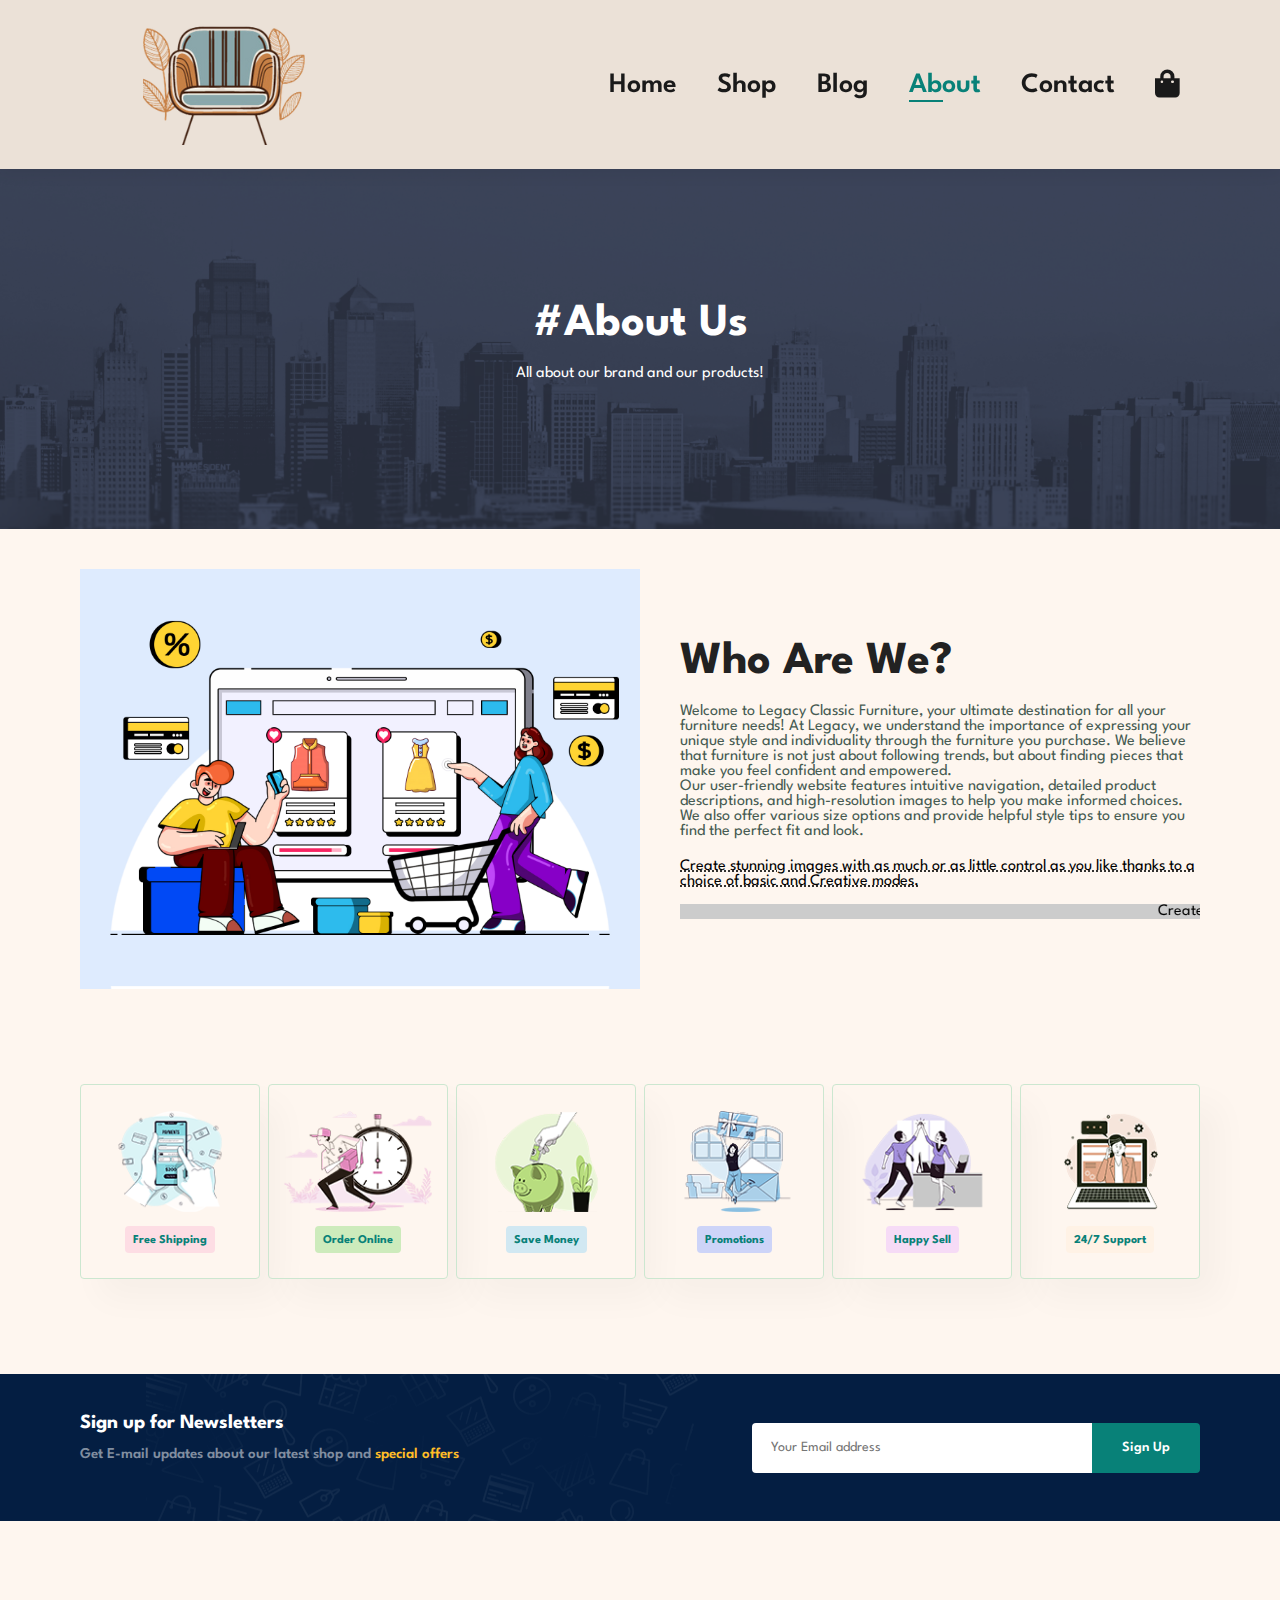
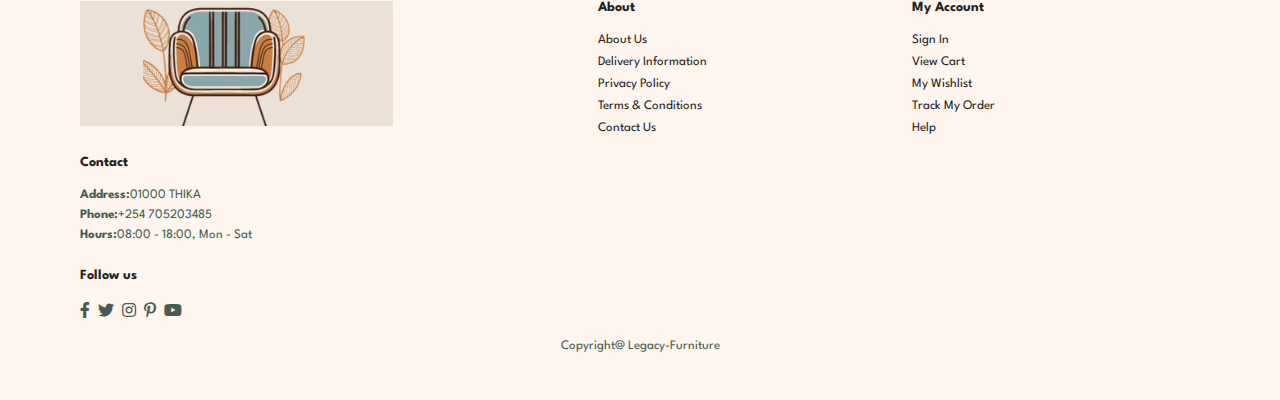
<file: about.html>
<!DOCTYPE html>
<html lang="en">

    <head>
        <meta charset="UTF-8">
        <meta http-equiv="X-UA-Compatible" content="IE=edge">
        <meta name="viewport" content="width=device-width, initial-scale=1.0">
        <title>Legacy-Furniture</title>
        <link rel="stylesheet" href="https://use.fontawesome.com/releases/v5.15.4/css/all.css" />

        <link rel="stylesheet" href="style.css">
    </head>

    <body>
        <section id="header">
            <a href="#"><img src="img/logo2.png" class="logo" alt=""></a>

            <div>
                <ul id="navbar">
                    <li><a href="index.html">Home</a></li>
                    <li><a href="shop.html">Shop</a></li>
                    <li><a href="blog.html">Blog</a></li>
                    <li><a class="active" href="about.html">About</a></li>
                    <li><a href="contact.html">Contact</a></li>
                    <li id="lg-bag"><a href="cart.html"><i class="fas fa-shopping-bag"></i></a></li>
                    <a href="#" id="close"><i class="fas fa-times"></i></a>
                </ul>
            </div>
            <div id="mobile">
                <a href="cart.html"><i class="fas fa-shopping-bag"></i></a>
                <i id="bar" class="fas fa-outdent"></i>
            </div>
        </section>

        <section id="page-header" class="about-header">     
            <h2>#About Us</h2>    
            <p>All about our brand and our products!</p>
        </section>

        <section id="about-head" class="section-padding1">
            <img src="img/about/a6.jpg" alt="">
            <div>
                <h2>Who Are We?</h2>
                <p>Welcome to Legacy Classic Furniture, your ultimate destination for all your furniture needs! At Legacy, we understand the importance of expressing your unique style and individuality through the furniture you purchase. We believe that furniture is not just about following trends, but about finding pieces that make you feel confident and empowered.
                    <br>Our user-friendly website features intuitive navigation, detailed product descriptions, and high-resolution images to help you make informed choices. We also offer various size options and provide helpful style tips to ensure you find the perfect fit and look.
                </p>
                <abbr title="">Create stunning images with as much or as little control as you like thanks to a choice of basic and Creative modes.</abbr>

                <br><br>
                <!--sliding text-->
                <marquee bgcolor="#ccc" loop="-1" scrollamount="5" width=""100%>Create stunning images with as much or as little control as you like thanks to a choice of basic and Creative modes.</marquee>
            </div>
        </section>

       

        <section id="feature" class="section-padding1">
            <div class="feature-box">
                <img src="img/features/f1.png" alt="">
                <h6>Free Shipping</h6>
            </div>
            <div class="feature-box">
                <img src="img/features/f2.png" alt="">
                <h6>Order Online</h6>
            </div>
            <div class="feature-box">
                <img src="img/features/f3.png" alt="">
                <h6>Save Money</h6>
            </div>
            <div class="feature-box">
                <img src="img/features/f4.png" alt="">
                <h6>Promotions</h6>
            </div>
            <div class="feature-box">
                <img src="img/features/f5.png" alt="">
                <h6>Happy Sell</h6>
            </div>
            <div class="feature-box">
                <img src="img/features/f6.png" alt="">
                <h6>24/7 Support</h6>
            </div>

        </section>

        <section id="newsletter" class="section-padding1 section-margin1">
            <div class="newstext">
                <h3>Sign up for Newsletters</h3>
                <p>Get E-mail updates about our latest shop and <span>special offers</span></p>
            </div>
            <div class="form">
                <input type="text" placeholder="Your Email address">
                <button class="normal">Sign Up</button>
            </div>

        </section>

        <footer class="section-padding1">
            <div class="col">
                <img class="logo" src="img/logo2.png" alt="logo">
                <h4>Contact</h4>
                <p><strong>Address:</strong>01000 THIKA</p>
                <p><strong>Phone:</strong>+254 705203485</p>
                <p><strong>Hours:</strong>08:00 - 18:00, Mon - Sat</p>
                <div class="follow">
                    <h4>Follow us</h4>
                    <div class="icon">
                        <i class="fab fa-facebook-f"></i>
                        <i class="fab fa-twitter"></i>
                        <i class="fab fa-instagram"></i>
                        <i class="fab fa-pinterest-p"></i>
                        <i class="fab fa-youtube"></i>
                        <i class="fab fa-"></i>
                    </div>
                </div>
            </div>
            <div class="col">
                <h4>About</h4>
                <a href="about.html">About Us</a>
                <a href="#">Delivery Information</a>
                <a href="#">Privacy Policy</a>
                <a href="#">Terms & Conditions</a>
                <a href="contact.html">Contact Us</a>
            </div>

            <div class="col">
                <h4>My Account</h4>
                <a href="#">Sign In</a>
                <a href="#">View Cart</a>
                <a href="#">My Wishlist</a>
                <a href="#">Track My Order</a>
                <a href="#">Help</a>
            </div>


            <br>
            <div class="copyright">
                <p>Copyright@ Legacy-Furniture</p>
            </div>
        </footer>
    
        <script src="script.js"></script>
    </body>

</html>
</file>
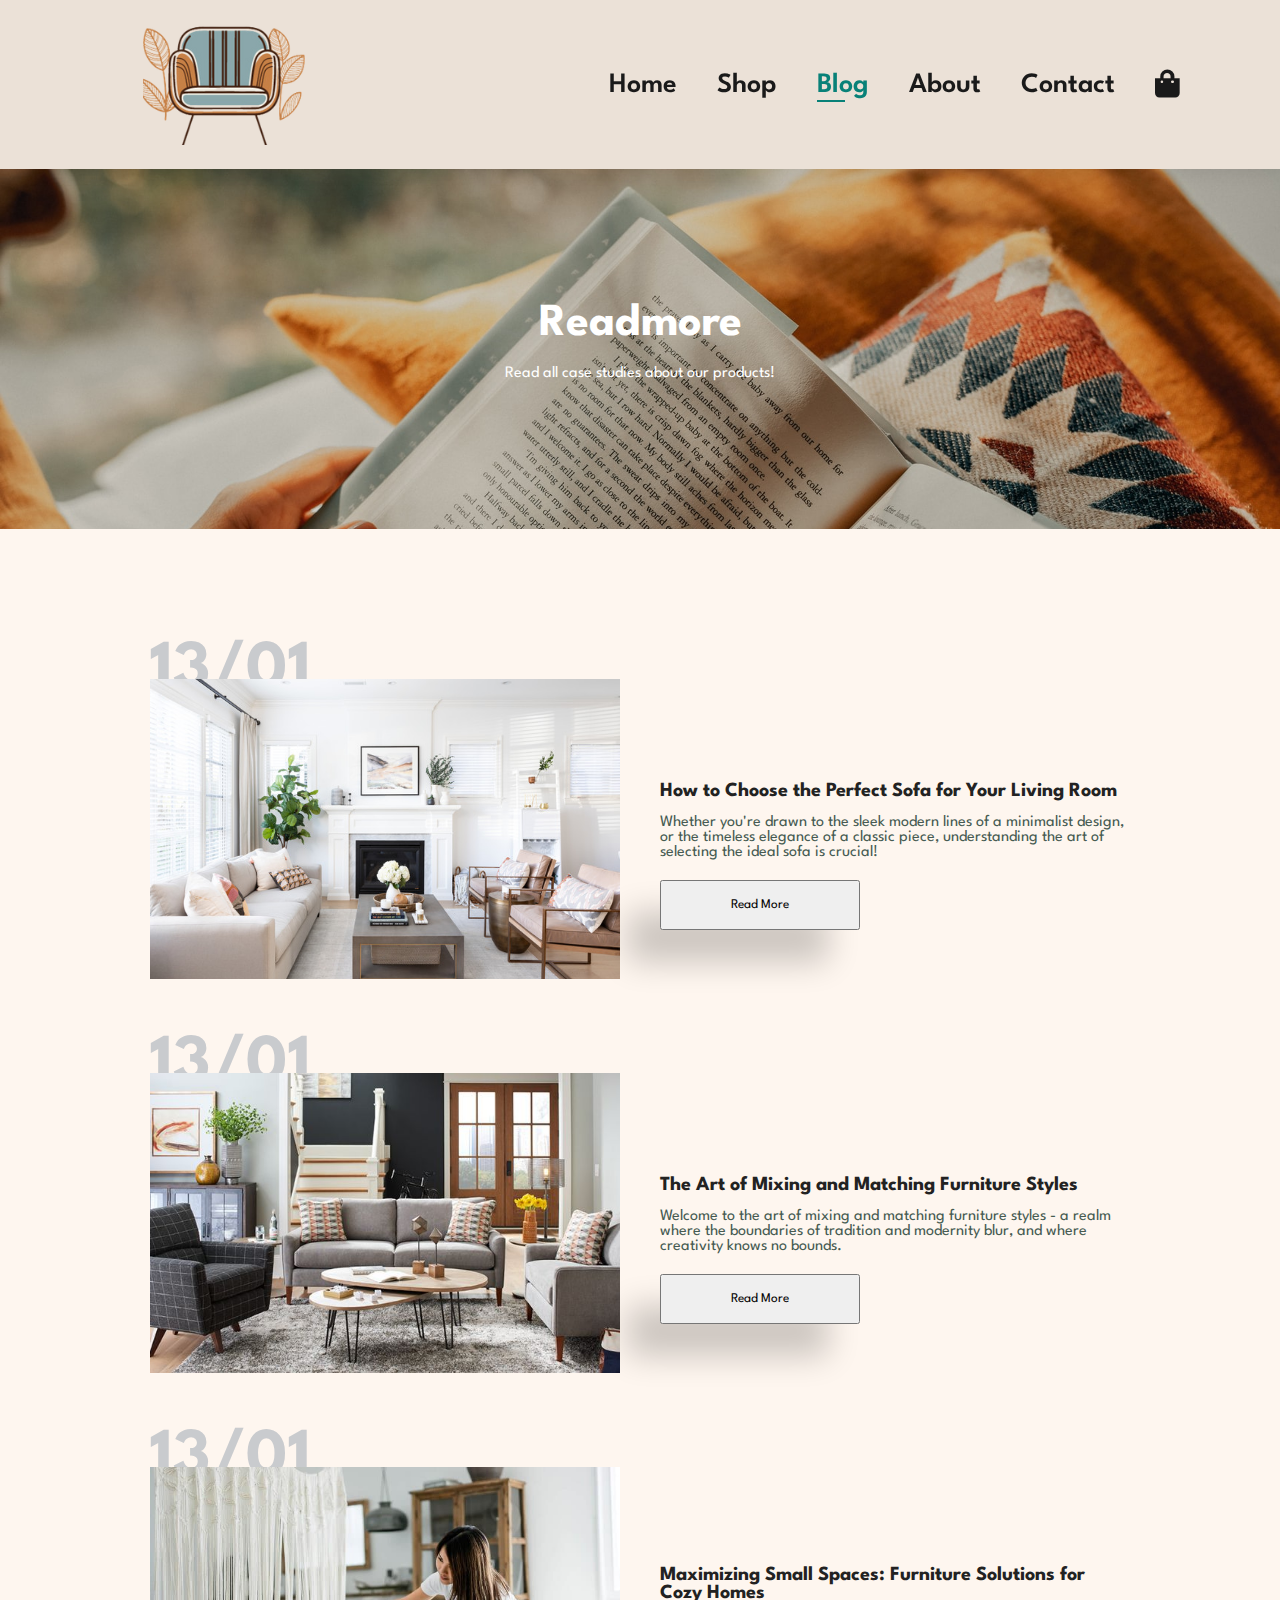
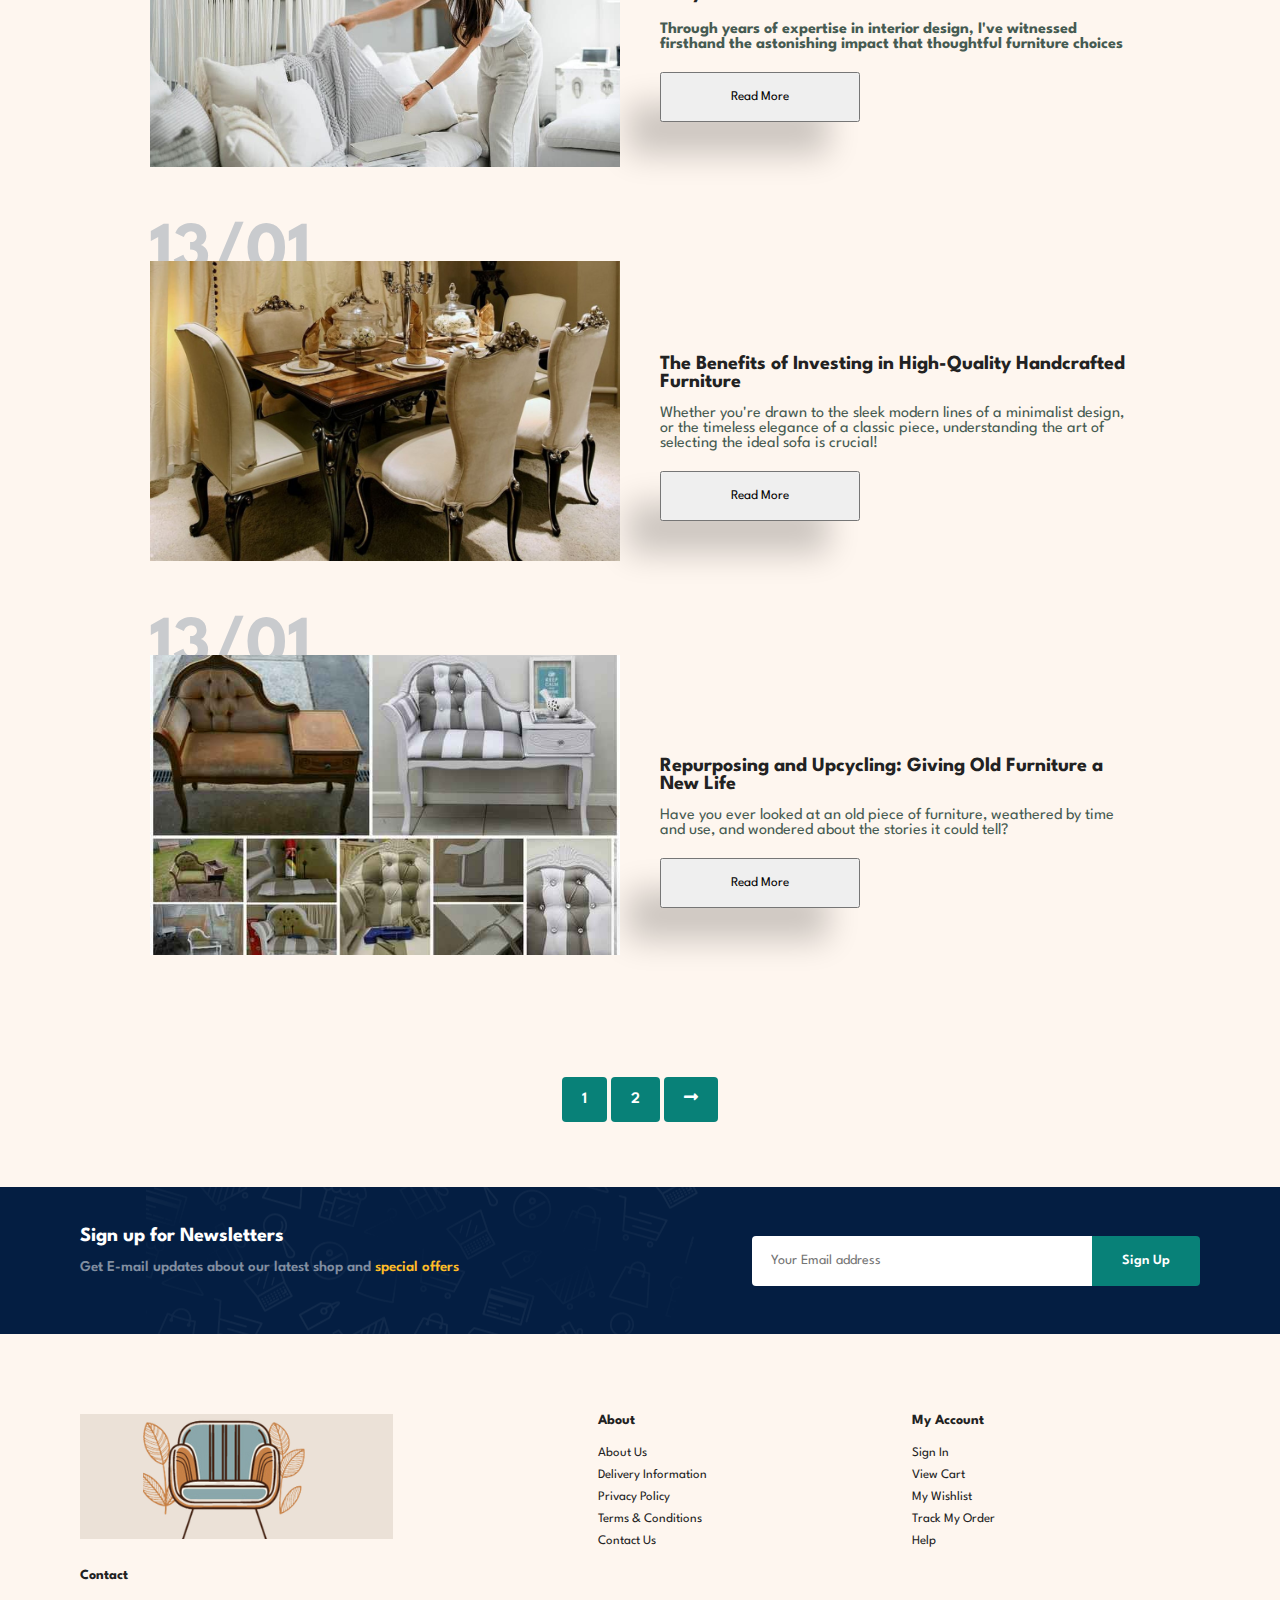
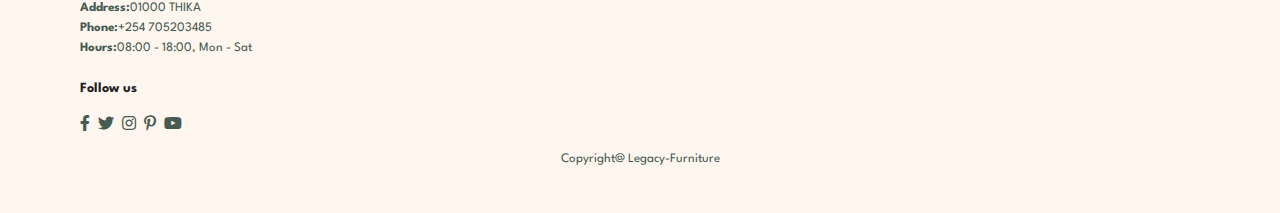
<file: blog.html>
<!DOCTYPE html>
<html lang="en">

    <head>
        <meta charset="UTF-8">
        <meta http-equiv="X-UA-Compatible" content="IE=edge">
        <meta name="viewport" content="width=device-width, initial-scale=1.0">
        <title>Legacy-Furniture</title>
        <link rel="stylesheet" href="https://use.fontawesome.com/releases/v5.15.4/css/all.css" />

        <link rel="stylesheet" href="style.css">
    </head>

    <body>
        <section id="header">
            <a href="#"><img src="img/logo2.png" class="logo" alt=""></a>

            <div>
                <ul id="navbar">
                    <li><a href="index.html">Home</a></li>
                    <li><a href="shop.html">Shop</a></li>
                    <li><a class="active" href="blog.html">Blog</a></li>
                    <li><a href="about.html">About</a></li>
                    <li><a href="contact.html">Contact</a></li>
                    <li id="lg-bag"><a href="cart.html"><i class="fas fa-shopping-bag"></i></a></li>
                    <a href="#" id="close"><i class="fas fa-times"></i></a>
                </ul>
            </div>
            <div id="mobile">
                <a href="cart.html"><i class="fas fa-shopping-bag"></i></a>
                <i id="bar" class="fas fa-outdent"></i>
            </div>
        </section>

        <section id="page-header" class="blog-header">     
            <h2>Readmore</h2>    
            <p>Read all case studies about our products!</p>
        </section>

        <section id="blog">
            <div class="blog-box">
                <div class="blog-img">
                    <img src="img/blog/b1.jpg" alt="">
                </div>
                <div class="blog-details" >
                    <h4>How to Choose the Perfect Sofa for Your Living Room</h4>
                    <p> Whether you're drawn to the sleek modern lines of a minimalist design, or the timeless elegance of a classic piece, understanding the art of selecting the ideal sofa is crucial!</p>
                    <button class="toggle-button" id="centered-toggle-button">
                        Read More
                    </button>

                    <div class="modal" id="modal">
                        
                        <div class="content">
                            Have you ever walked into a room and felt an immediate sense of comfort and style wash over you? Chances are, the centerpiece of that inviting space was a well-chosen sofa. Your living room's focal point, the sofa, has the power to transform a mere collection of furniture into a sanctuary of relaxation and aesthetics. But with an array of furniture types and styles available, finding the perfect one can be a daunting task.
                            In this blog, we'll walk you through the process of choosing the perfect sofa tailored to your unique style and needs. We'll explore various furniture types, from the inviting embrace of a sectional to the understated charm of a loveseat. Delving into the nuances of different styles, we'll help you decipher which one complements your living room's overall aesthetic - be it the contemporary allure of clean lines or the warm embrace of traditional elements.

                        </div>
                        <div class="actions">
                            <button class="toogle-button" id="close-modal">OK</button>
                        </div>
                    </div>
                </div>
                <h1>13/01</h1>
            </div>
            <div class="blog-box">
                <div class="blog-img">
                    <img src="img/blog/b2.jpg" alt="">
                </div>
                <div class="blog-details" >
                    <h4>The Art of Mixing and Matching Furniture Styles</h4>
                    <p>Welcome to the art of mixing and matching furniture styles - a realm where the boundaries of tradition and modernity blur, and where creativity knows no bounds.
                    </p>
                    <button class="toggle-button" id="centered-toggle-button">
                        Read More
                    </button>

                    <div class="modal" id="modal">
                        
                        <div class="content">
                            I've always believed that a truly captivating living space is like a well-composed symphony. Each piece of furniture, like a note on a musical score, contributes to the harmonious whole. It's a delicate dance of styles and forms, a symphony of contrasts and complements.

                        </div>
                        <div class="actions">
                            <button class="toogle-button" id="close-modal">OK</button>
                        </div>
                    </div>
                </div>
                <h1>13/01</h1>
            </div>
            <div class="blog-box">
                <div class="blog-img">
                    <img src="img/blog/b3.jpg" alt="">
                </div>
                <div class="blog-details" >
                    <h4>Maximizing Small Spaces: Furniture Solutions for Cozy Homes</p>
                        <p> Through years of expertise in interior design, I've witnessed firsthand the astonishing impact that thoughtful furniture choices</p>
                        <button class="toggle-button" id="centered-toggle-button">
                        Read More
                    </button>

                    <div class="modal" id="modal">
                        
                        <div class="content">
                            In this transformative journey, we'll embark on a quest to unlock the secrets of spatial efficiency without compromising on style or comfort. 
                            You'll discover a treasure trove of furniture solutions tailored for precisely this purpose.

                        </div>
                        <div class="actions">
                            <button class="toogle-button" id="close-modal">OK</button>
                        </div>
                    </div>
                </div>
                <h1>13/01</h1>
            </div>
            <div class="blog-box">
                <div class="blog-img">
                    <img src="img/blog/b4.jpg" alt="">
                </div>
                <div class="blog-details" >
                    <h4>The Benefits of Investing in High-Quality Handcrafted Furniture</h4>
                    <p> Whether you're drawn to the sleek modern lines of a minimalist design, or the timeless elegance of a classic piece, understanding the art of selecting the ideal sofa is crucial!</p>
                    <button class="toggle-button" id="centered-toggle-button">
                        Read More
                    </button>

                    <div class="modal" id="modal">
                        
                        <div class="content">
                            Have you ever walked into a room and felt an immediate sense of comfort and style wash over you? Chances are, the centerpiece of that inviting space was a well-chosen sofa. Your living room's focal point, the sofa, has the power to transform a mere collection of furniture into a sanctuary of relaxation and aesthetics. But with an array of furniture types and styles available, finding the perfect one can be a daunting task.
                            In this blog, we'll walk you through the process of choosing the perfect sofa tailored to your unique style and needs. We'll explore various furniture types, from the inviting embrace of a sectional to the understated charm of a loveseat. Delving into the nuances of different styles, we'll help you decipher which one complements your living room's overall aesthetic - be it the contemporary allure of clean lines or the warm embrace of traditional elements.

                        </div>
                        <div class="actions">
                            <button class="toogle-button" id="close-modal">OK</button>
                        </div>
                    </div>
                </div>
                <h1>13/01</h1>
            </div>
            <div class="blog-box">
                <div class="blog-img">
                    <img src="img/blog/b5.jpg" alt="">
                </div>
                <div class="blog-details" >
                    <h4> Repurposing and Upcycling: Giving Old Furniture a New Life</h4>
                    <p> Have you ever looked at an old piece of furniture, weathered by time and use, and wondered about the stories it could tell?</p>
                    <button class="toggle-button" id="centered-toggle-button">
                        Read More
                    </button>

                    <div class="modal" id="modal">
                        
                        <div class="content">
                            Have you ever walked into a room and felt an immediate sense of comfort and style wash over you? Chances are, the centerpiece of that inviting space was a well-chosen sofa. Your living room's focal point, the sofa, has the power to transform a mere collection of furniture into a sanctuary of relaxation and aesthetics. But with an array of furniture types and styles available, finding the perfect one can be a daunting task.
                            In this blog, we'll walk you through the process of choosing the perfect sofa tailored to your unique style and needs. We'll explore various furniture types, from the inviting embrace of a sectional to the understated charm of a loveseat. Delving into the nuances of different styles, we'll help you decipher which one complements your living room's overall aesthetic - be it the contemporary allure of clean lines or the warm embrace of traditional elements.

                        </div>
                        <div class="actions">
                            <button class="toogle-button" id="close-modal">OK</button>
                        </div>
                    </div>
                </div>
                <h1>13/01</h1>
            </div>
        </section>

        <section id="pagination" class="section-padding1">
            <a href="#">1</a>
            <a href="#">2</a>
            <a href="#"><i class="fas fa-long-arrow-alt-right"></i></a>
        </section>

        <section id="newsletter" class="section-padding1 section-margin1">
            <div class="newstext">
                <h3>Sign up for Newsletters</h3>
                <p>Get E-mail updates about our latest shop and <span>special offers</span></p>
            </div>
            <div class="form">
                <input type="text" placeholder="Your Email address">
                <button class="normal">Sign Up</button>
            </div>

        </section>

        <footer class="section-padding1">
            <div class="col">
                <img class="logo" src="img/logo2.png" alt="logo">
                <h4>Contact</h4>
                <p><strong>Address:</strong>01000 THIKA</p>
                <p><strong>Phone:</strong>+254 705203485</p>
                <p><strong>Hours:</strong>08:00 - 18:00, Mon - Sat</p>
                <div class="follow">
                    <h4>Follow us</h4>
                    <div class="icon">
                        <i class="fab fa-facebook-f"></i>
                        <i class="fab fa-twitter"></i>
                        <i class="fab fa-instagram"></i>
                        <i class="fab fa-pinterest-p"></i>
                        <i class="fab fa-youtube"></i>
                        <i class="fab fa-"></i>
                    </div>
                </div>
            </div>
            <div class="col">
                <h4>About</h4>
                <a href="about.html">About Us</a>
                <a href="#">Delivery Information</a>
                <a href="#">Privacy Policy</a>
                <a href="#">Terms & Conditions</a>
                <a href="contact.html">Contact Us</a>
            </div>

            <div class="col">
                <h4>My Account</h4>
                <a href="#">Sign In</a>
                <a href="#">View Cart</a>
                <a href="#">My Wishlist</a>
                <a href="#">Track My Order</a>
                <a href="#">Help</a>
            </div>


            <br>
            <div class="copyright">
                <p>Copyright@ Legacy-Furniture</p>
            </div>
        </footer>

    
        <script src="script.js"></script>
    </body>

</html>
</file>
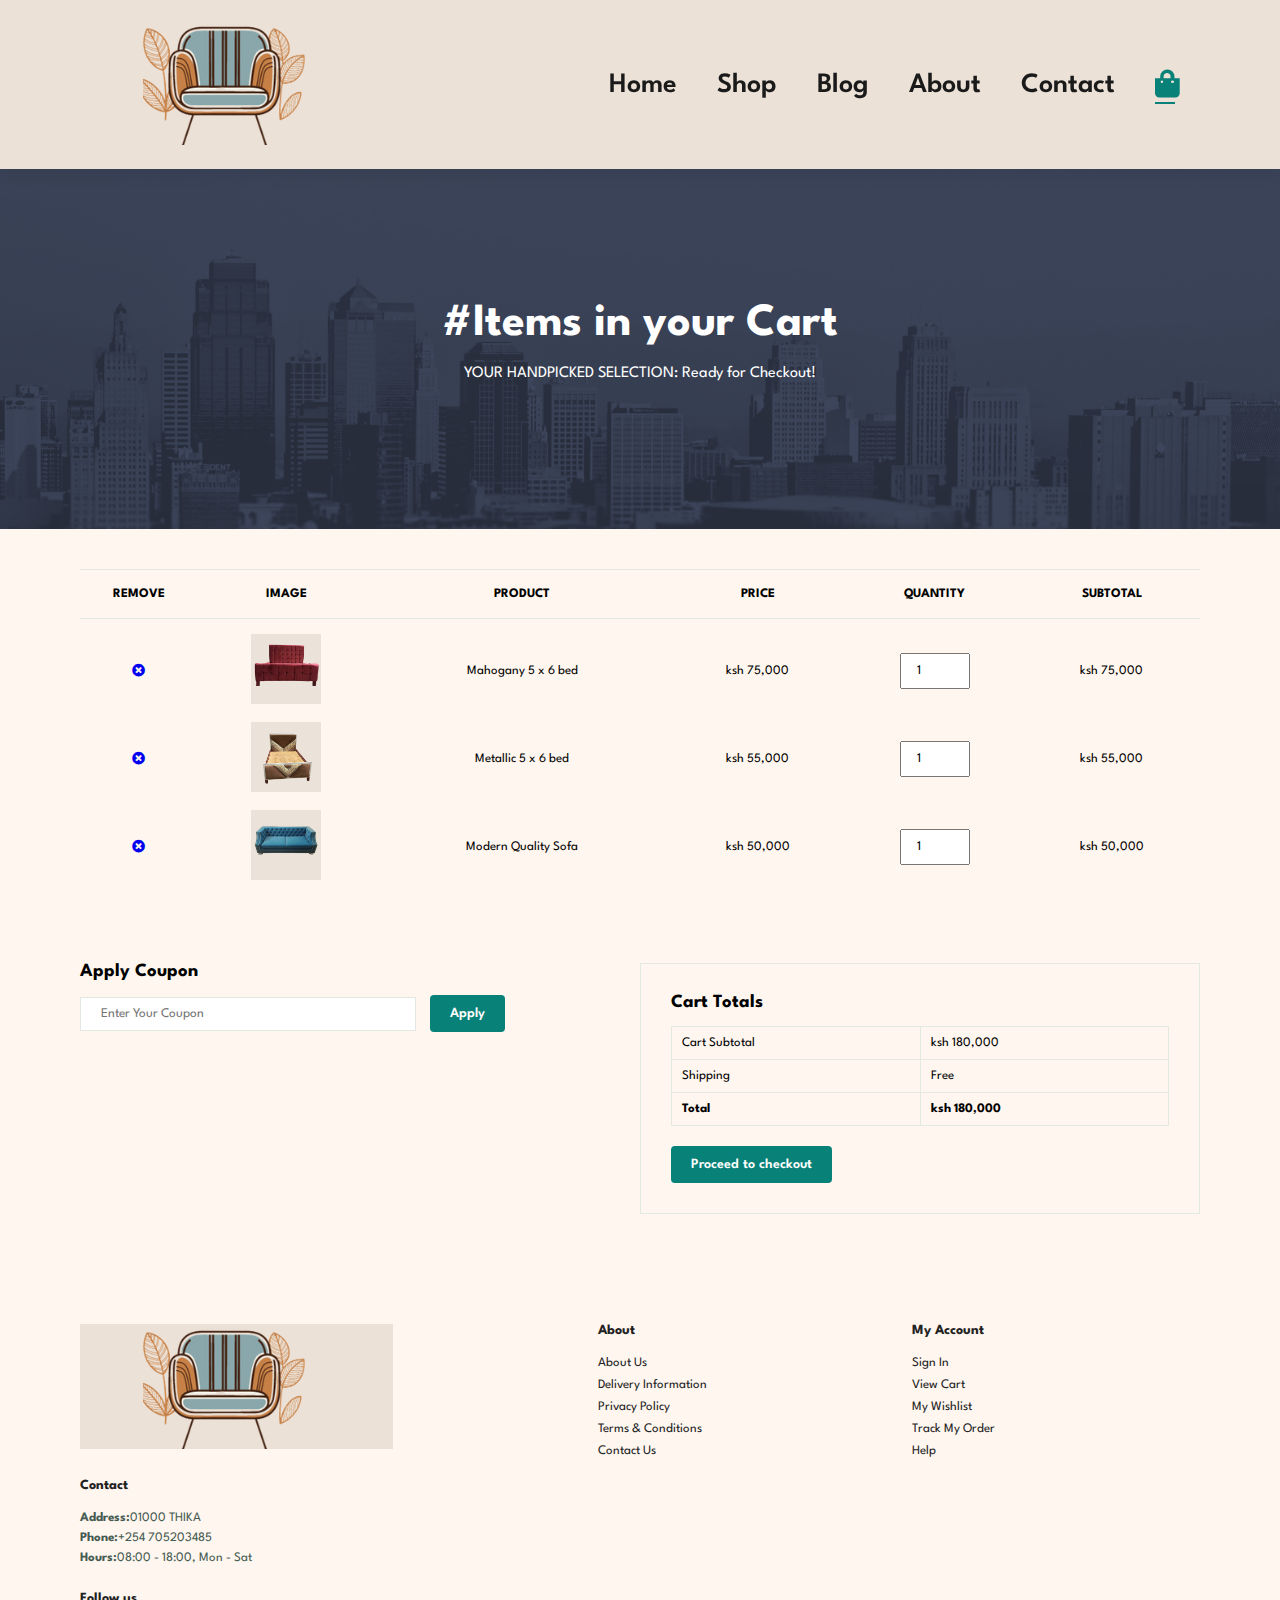
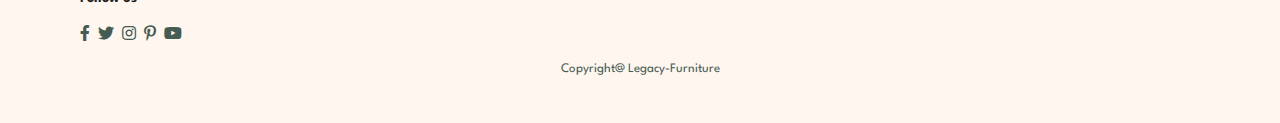
<file: cart.html>
<!DOCTYPE html>
<html lang="en">

    <head>
        <meta charset="UTF-8">
        <meta http-equiv="X-UA-Compatible" content="IE=edge">
        <meta name="viewport" content="width=device-width, initial-scale=1.0">
        <title>Legacy-Furniture</title>
        <link rel="stylesheet" href="https://use.fontawesome.com/releases/v5.15.4/css/all.css" />

        <link rel="stylesheet" href="style.css">
    </head>

    <body>
        <section id="header">
            <a href="#"><img src="img/logo2.png" class="logo" alt=""></a>

            <div>
                <ul id="navbar">
                    <li><a href="index.html">Home</a></li>
                    <li><a href="shop.html">Shop</a></li>
                    <li><a href="blog.html">Blog</a></li>
                    <li><a href="about.html">About</a></li>
                    <li><a href="contact.html">Contact</a></li>
                    <li id="lg-bag"><a class="active" href="cart.html"><i class="fas fa-shopping-bag"></i></a></li>
                    <a href="#" id="close"><i class="fas fa-times"></i></a>
                </ul>
            </div>
            <div id="mobile">
                <a href="cart.html"><i class="fas fa-shopping-bag"></i></a>
                <i id="bar" class="fas fa-outdent"></i>
            </div>
        </section>

        <section id="page-header" class="about-header">     
            <h2>#Items in your Cart</h2>    
            <p>YOUR HANDPICKED SELECTION: Ready for Checkout!</p>
        </section>

        <section id="cart" class="section-padding1">
            <table width="100%">
                <thead>
                    <tr>
                        <td>Remove</td>
                        <td>Image</td>
                        <td>Product</td>
                        <td>Price</td>
                        <td>Quantity</td>
                        <td>Subtotal</td>
                    </tr>
                </thead>
                <tbody>
                    <tr>
                        <td><a href="#"><i class="fas fa-times-circle"></i></a></td>
                        <td><img src="img/products/f1.jpg" alt=""></td>
                        <td>Mahogany 5 x 6 bed</td>
                        <td>ksh 75,000</td>
                        <td><input type="number" value="1"></td>
                        <td>ksh 75,000</td>
                    </tr>
                    <tr>
                        <td><a href="#"><i class="fas fa-times-circle"></i></a></td>
                        <td><img src="img/products/f2.jpg" alt=""></td>
                        <td>Metallic 5 x 6 bed</td>
                        <td>ksh 55,000</td>
                        <td><input type="number" value="1"></td>
                        <td>ksh 55,000</td>
                    </tr>
                    <tr>
                        <td><a href="#"><i class="fas fa-times-circle"></i></a></td>
                        <td><img src="img/products/f3.jpg" alt=""></td>
                        <td>Modern Quality Sofa</td>
                        <td>ksh 50,000</td>
                        <td><input type="number" value="1"></td>
                        <td>ksh 50,000</td>
                    </tr>
                </tbody>
            </table>
        </section>

        <section id="cart-add" class="section-padding1">
            <div id="coupon">
                <h3>Apply Coupon</h3>
                <div>
                    <input type="text" placeholder="Enter Your Coupon">
                    <button class="normal">Apply</button>
                </div>
            </div>

            <div id="subtotal">
                <h3>Cart Totals</h3>
                <table>
                    <tr>
                        <td>Cart Subtotal</td>
                        <td>ksh 180,000</td>
                    </tr>
                    <tr>
                        <td>Shipping</td>
                        <td>Free</td>
                    </tr>
                    <tr>
                        <td><strong>Total</strong></td>
                        <td><strong>ksh 180,000</strong></td>
                    </tr>
                </table>
                <button class="normal">Proceed to checkout</button>
            </div>
        </section>

        <footer class="section-padding1">
            <div class="col">
                <img class="logo" src="img/logo2.png" alt="logo">
                <h4>Contact</h4>
                <p><strong>Address:</strong>01000 THIKA</p>
                <p><strong>Phone:</strong>+254 705203485</p>
                <p><strong>Hours:</strong>08:00 - 18:00, Mon - Sat</p>
                <div class="follow">
                    <h4>Follow us</h4>
                    <div class="icon">
                        <i class="fab fa-facebook-f"></i>
                        <i class="fab fa-twitter"></i>
                        <i class="fab fa-instagram"></i>
                        <i class="fab fa-pinterest-p"></i>
                        <i class="fab fa-youtube"></i>
                        <i class="fab fa-"></i>
                    </div>
                </div>
            </div>
            <div class="col">
                <h4>About</h4>
                <a href="about.html">About Us</a>
                <a href="#">Delivery Information</a>
                <a href="#">Privacy Policy</a>
                <a href="#">Terms & Conditions</a>
                <a href="contact.html">Contact Us</a>
            </div>

            <div class="col">
                <h4>My Account</h4>
                <a href="#">Sign In</a>
                <a href="#">View Cart</a>
                <a href="#">My Wishlist</a>
                <a href="#">Track My Order</a>
                <a href="#">Help</a>
            </div>


            <br>
            <div class="copyright">
                <p>Copyright@ Legacy-Furniture</p>
            </div>
        </footer>
    
        <script src="script.js"></script>
    </body>

</html>
</file>
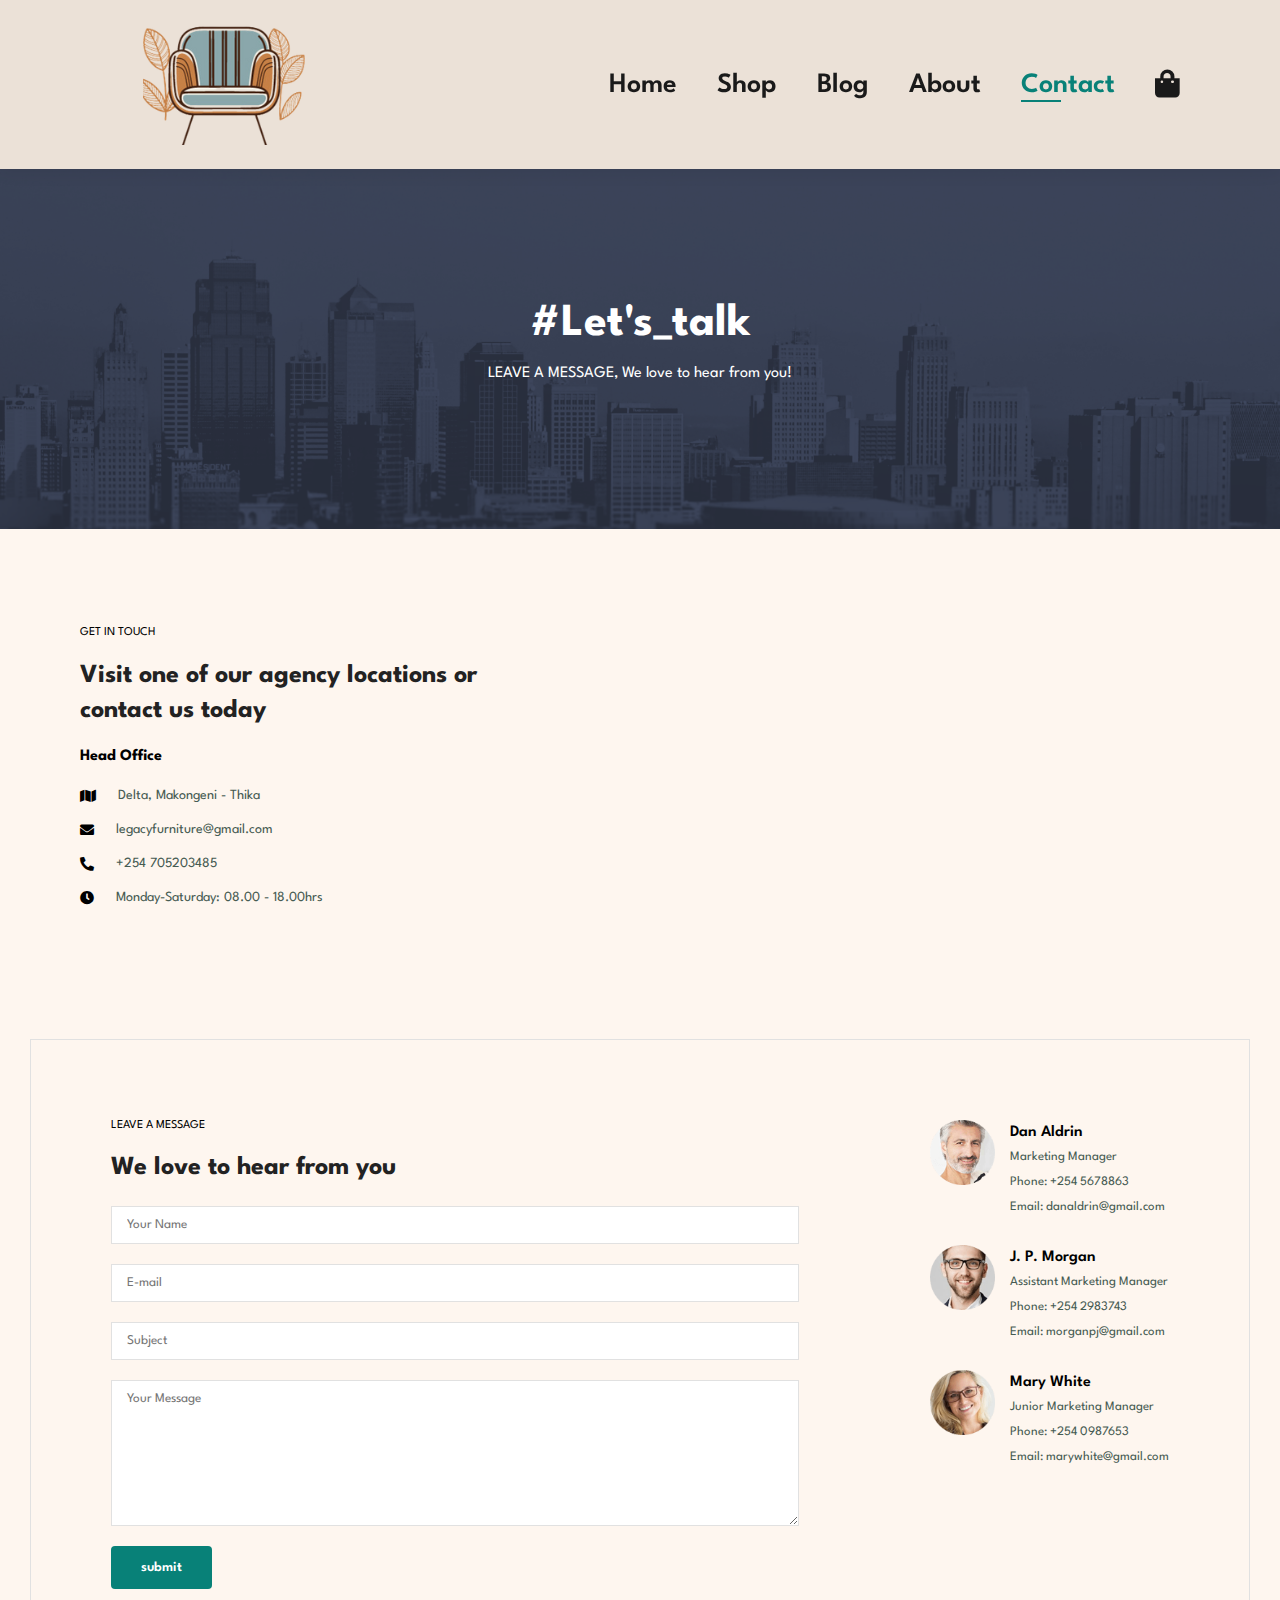
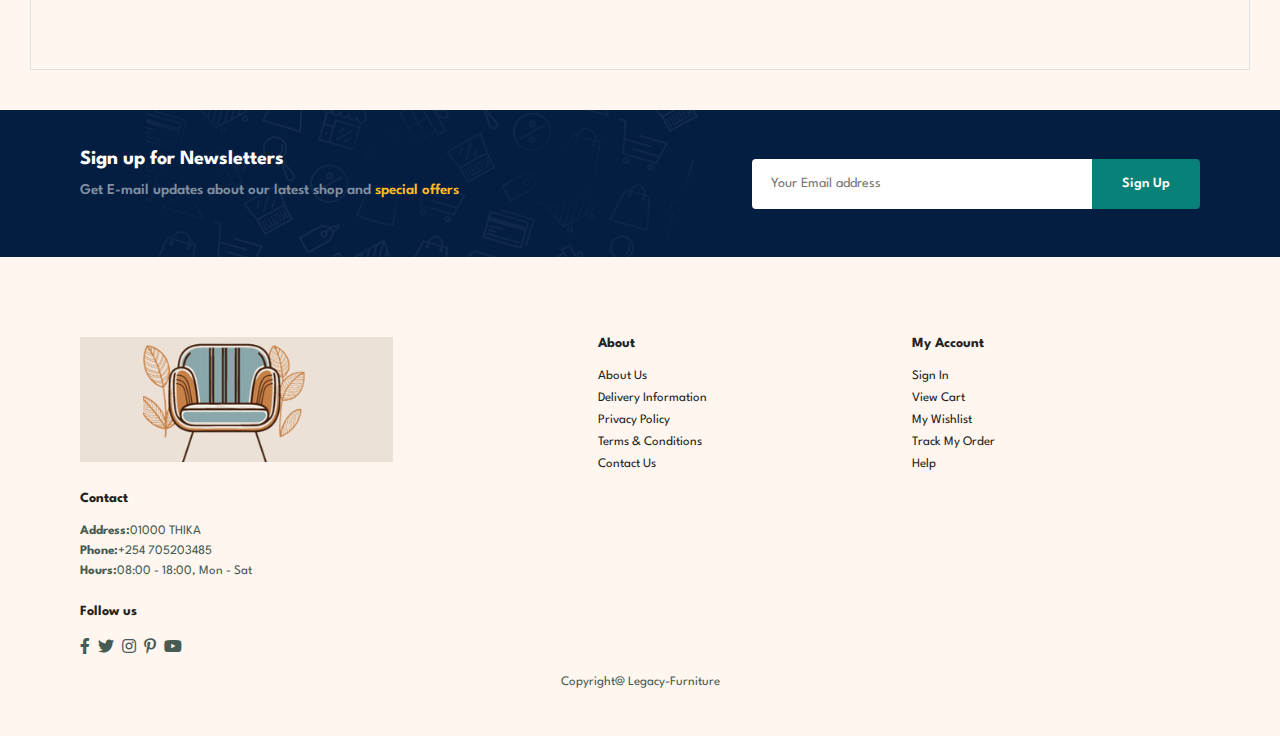
<file: contact.html>
<!DOCTYPE html>
<html lang="en">

    <head>
        <meta charset="UTF-8">
        <meta http-equiv="X-UA-Compatible" content="IE=edge">
        <meta name="viewport" content="width=device-width, initial-scale=1.0">
        <title>Legacy-Furniture</title>
        <link rel="stylesheet" href="https://use.fontawesome.com/releases/v5.15.4/css/all.css" />

        <link rel="stylesheet" href="style.css">
    </head>

    <body>
        <section id="header">
            <a href="#"><img src="img/logo2.png" class="logo" alt=""></a>

            <div>
                <ul id="navbar">
                    <li><a href="index.html">Home</a></li>
                    <li><a href="shop.html">Shop</a></li>
                    <li><a href="blog.html">Blog</a></li>
                    <li><a href="about.html">About</a></li>
                    <li><a class="active" href="contact.html">Contact</a></li>
                    <li id="lg-bag"><a href="cart.html"><i class="fas fa-shopping-bag"></i></a></li>
                    <a href="#" id="close"><i class="fas fa-times"></i></a>
                </ul>
            </div>
            <div id="mobile">
                <a href="cart.html"><i class="fas fa-shopping-bag"></i></a>
                <i id="bar" class="fas fa-outdent"></i>
            </div>
        </section>

        <section id="page-header" class="about-header">     
            <h2>#Let's_talk</h2>    
            <p>LEAVE A MESSAGE, We love to hear from you!</p>
        </section>

        <section id="contact-details" class="section-padding1">
            <div class="details">
                <span>GET IN TOUCH</span>
                <h2>Visit one of our agency locations or contact us today</h2>
                <h3>Head Office</h3>
                <div>
                    <li>
                        <i class="fas fa-map"></i>
                        <p>Delta, Makongeni - Thika</p>
                    </li>
                    <li>
                        <i class="fas fa-envelope"></i>
                        <p>legacyfurniture@gmail.com</p>
                    </li>
                    <li>
                        <i class="fas fa-phone-alt"></i>
                        <p>+254 705203485</p>
                    </li>
                    <li>
                        <i class="fas fa-clock"></i>
                        <p>Monday-Saturday: 08.00 - 18.00hrs</p>
                    </li>
                </div>
            </div>

            <div class="map">
                <iframe src="https://www.google.com/maps/embed?pb=!4v1695047488641!6m8!1m7!1sUOiQlKPBM9m3TQ2kPSIG0A!2m2!1d-1.052054962245266!2d37.09901783627762!3f190.78347484564875!4f-2.2865443507491676!5f1.9587109090973311" width="600" height="450" style="border:0;" allowfullscreen="" loading="lazy" referrerpolicy="no-referrer-when-downgrade"></iframe>
            </div>
        </section>

        <section id="form-details">
            <form action="">
                <span>LEAVE A MESSAGE</span>
                <h2>We love to hear from you</h2>
                <input type="text" placeholder="Your Name">
                <input type="text" placeholder="E-mail">
                <input type="text" placeholder="Subject">
                <textarea name="" id="" cols="30" rows="10" placeholder="Your Message"></textarea>
                <button class="normal">submit</button>
            </form>

            <div class="people">
                <div>
                    <img src="img/people/1.png" alt="">
                    <p><span>Dan Aldrin</span>Marketing Manager <br> Phone: +254 5678863 
                        <br> Email: danaldrin@gmail.com</p>
                </div>
                <div>
                    <img src="img/people/2.png" alt="">
                    <p><span>J. P. Morgan</span>Assistant Marketing Manager <br> Phone: +254 2983743 
                        <br> Email: morganpj@gmail.com</p>
                </div>
                <div>
                    <img src="img/people/3.png" alt="">
                    <p><span>Mary White</span>Junior Marketing Manager <br> Phone: +254 0987653 
                        <br> Email: marywhite@gmail.com</p>
                </div>
            </div>
        </section>

        <section id="newsletter" class="section-padding1 section-margin1">
            <div class="newstext">
                <h3>Sign up for Newsletters</h3>
                <p>Get E-mail updates about our latest shop and <span>special offers</span></p>
            </div>
            <div class="form">
                <input type="text" placeholder="Your Email address">
                <button class="normal">Sign Up</button>
            </div>

        </section>

        <footer class="section-padding1">
            <div class="col">
                <img class="logo" src="img/logo2.png" alt="logo">
                <h4>Contact</h4>
                <p><strong>Address:</strong>01000 THIKA</p>
                <p><strong>Phone:</strong>+254 705203485</p>
                <p><strong>Hours:</strong>08:00 - 18:00, Mon - Sat</p>
                <div class="follow">
                    <h4>Follow us</h4>
                    <div class="icon">
                        <i class="fab fa-facebook-f"></i>
                        <i class="fab fa-twitter"></i>
                        <i class="fab fa-instagram"></i>
                        <i class="fab fa-pinterest-p"></i>
                        <i class="fab fa-youtube"></i>
                        <i class="fab fa-"></i>
                    </div>
                </div>
            </div>
            <div class="col">
                <h4>About</h4>
                <a href="about.html">About Us</a>
                <a href="#">Delivery Information</a>
                <a href="#">Privacy Policy</a>
                <a href="#">Terms & Conditions</a>
                <a href="contact.html">Contact Us</a>
            </div>

            <div class="col">
                <h4>My Account</h4>
                <a href="#">Sign In</a>
                <a href="#">View Cart</a>
                <a href="#">My Wishlist</a>
                <a href="#">Track My Order</a>
                <a href="#">Help</a>
            </div>


            <br>
            <div class="copyright">
                <p>Copyright@ Legacy-Furniture</p>
            </div>
        </footer>
    
        <script src="script.js"></script>
    </body>

</html>
</file>
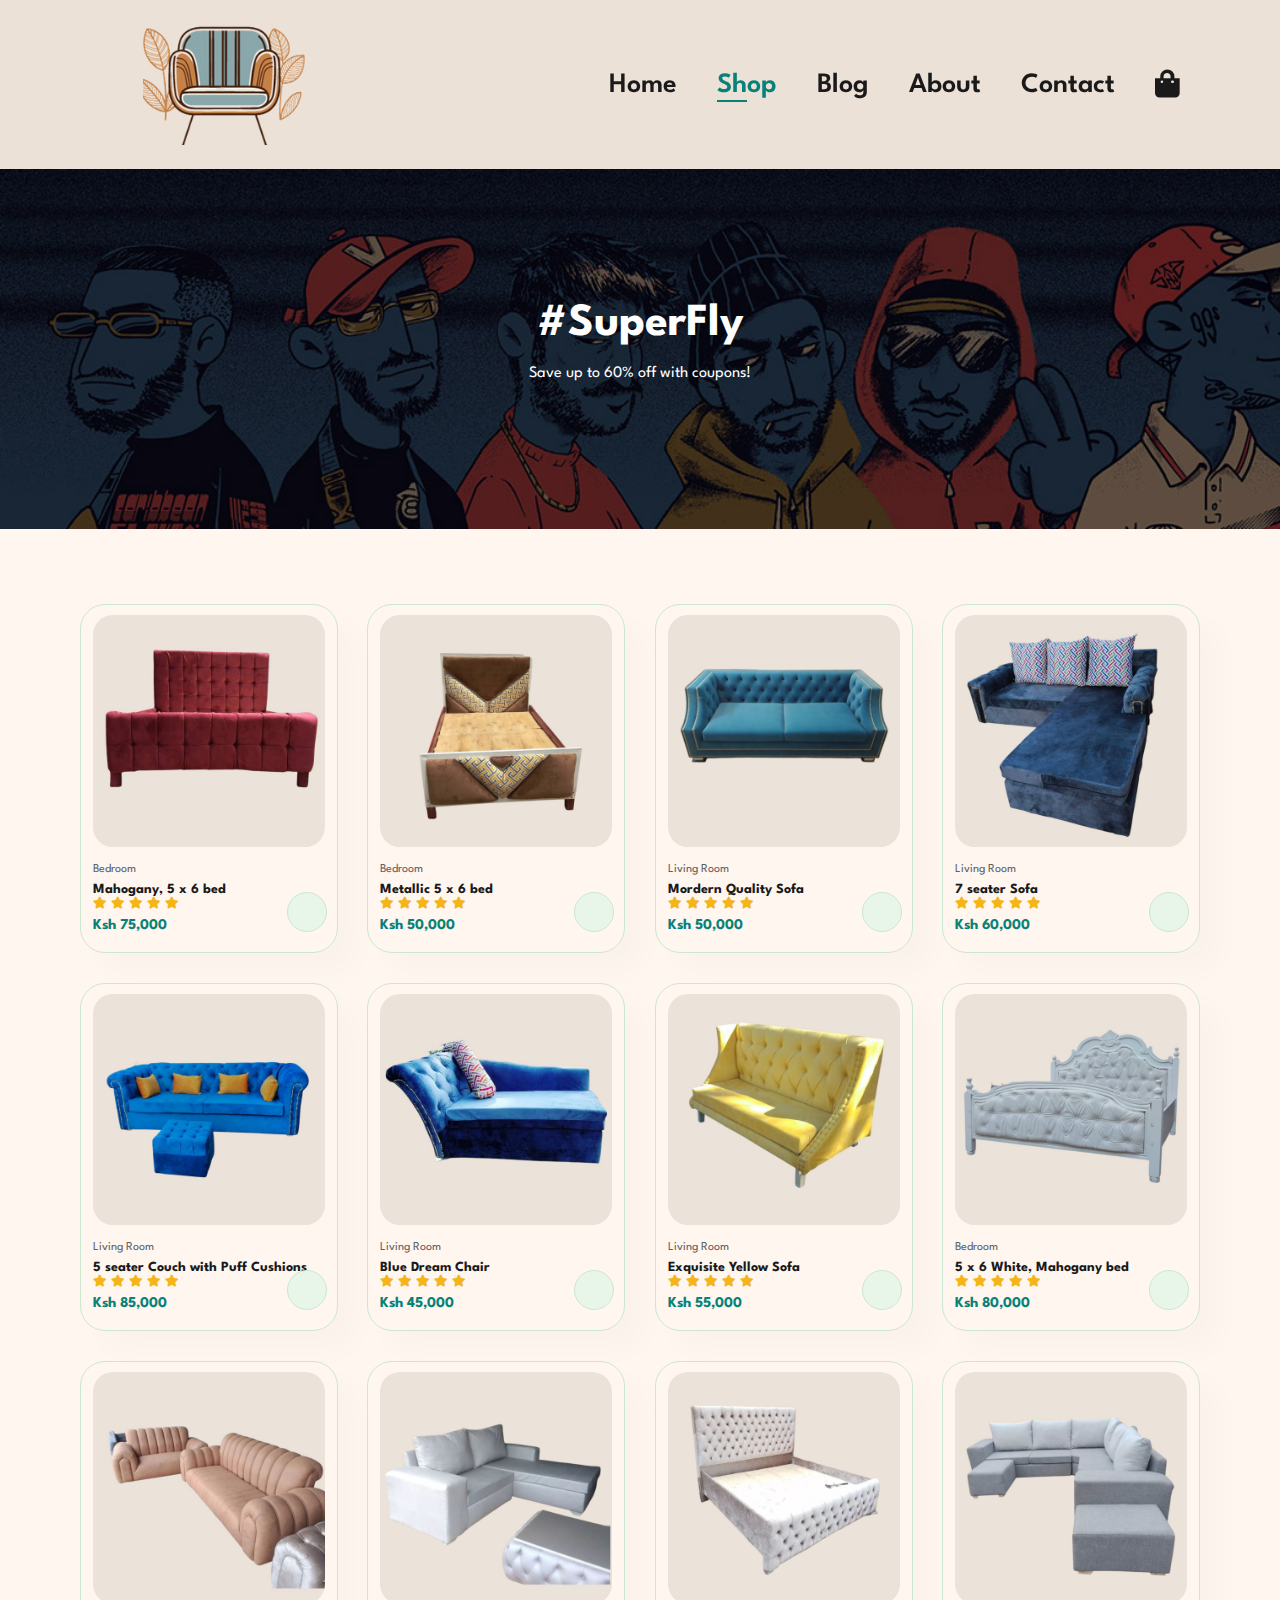
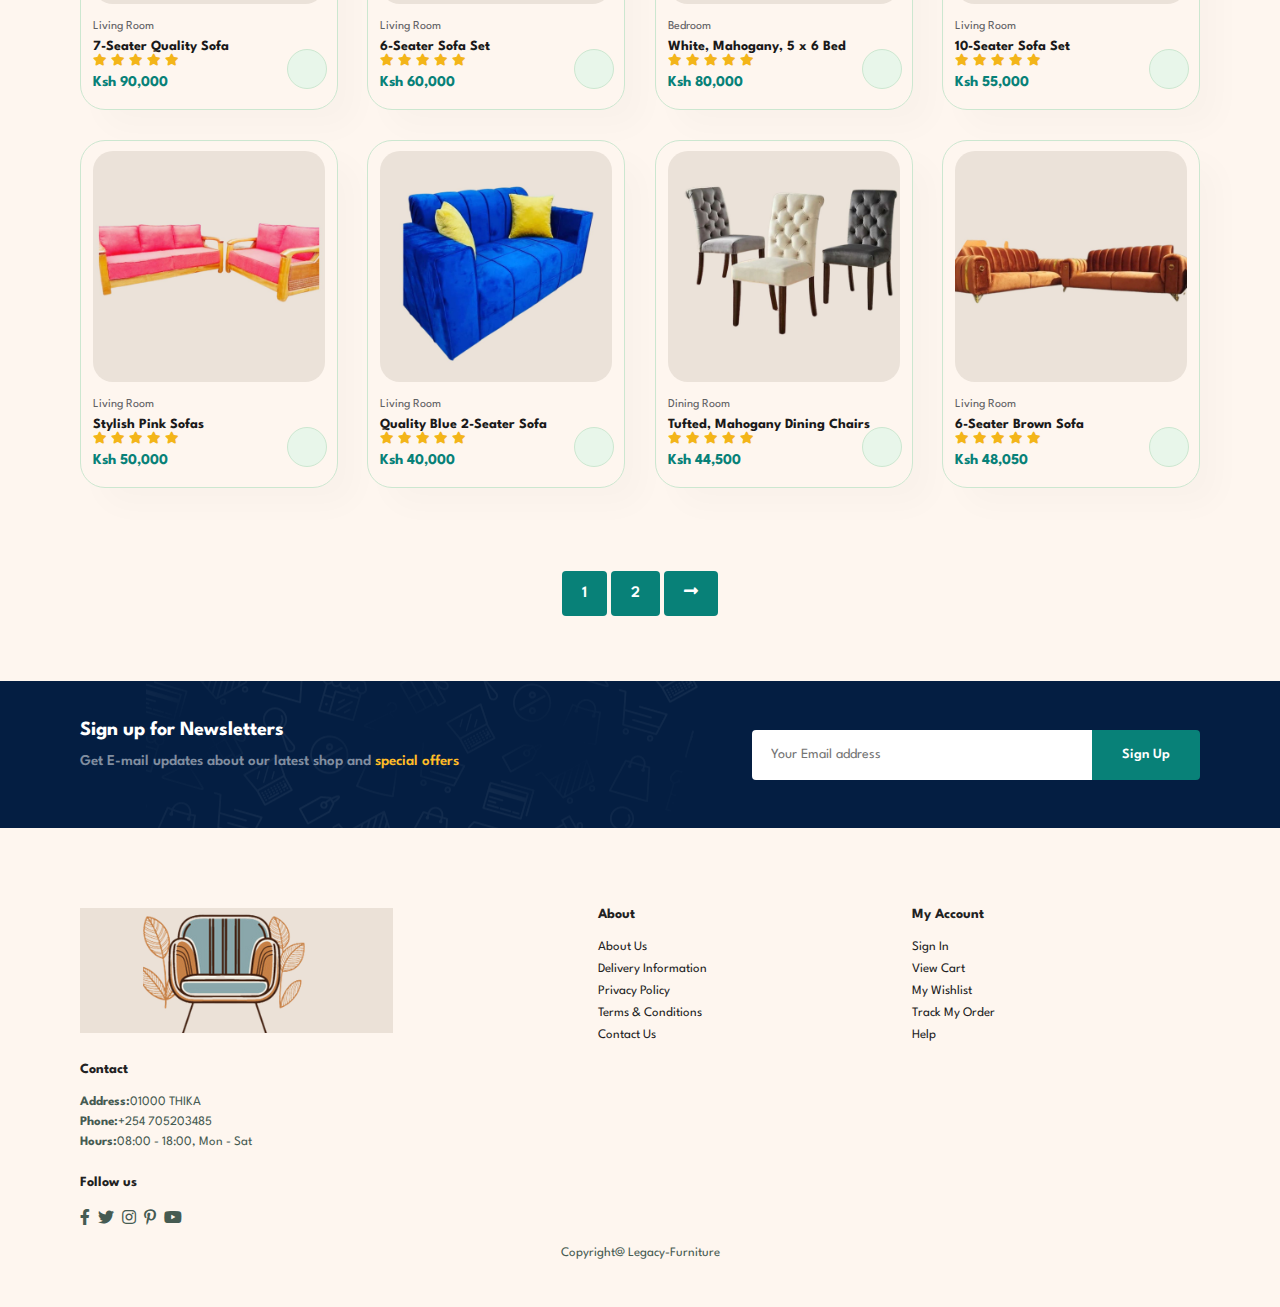
<file: shop.html>
<!DOCTYPE html>
<html lang="en">

    <head>
        <meta charset="UTF-8">
        <meta http-equiv="X-UA-Compatible" content="IE=edge">
        <meta name="viewport" content="width=device-width, initial-scale=1.0">
        <title>Legacy-Furniture</title>
        <link rel="stylesheet" href="https://use.fontawesome.com/releases/v5.15.4/css/all.css" />

        <link rel="stylesheet" href="style.css">
    </head>

    <body>
        <section id="header">
            <a href="#"><img src="img/logo2.png" class="logo" alt=""></a>

            <div>
                <ul id="navbar">
                    <li><a href="index.html">Home</a></li>
                    <li><a class="active" href="shop.html">Shop</a></li>
                    <li><a href="blog.html">Blog</a></li>
                    <li><a href="about.html">About</a></li>
                    <li><a href="contact.html">Contact</a></li>
                    <li id="lg-bag"><a href="cart.html"><i class="fas fa-shopping-bag"></i></a></li>
                    <a href="#" id="close"><i class="fas fa-times"></i></a>
                </ul>
            </div>
            <div id="mobile">
                <a href="cart.html"><i class="fas fa-shopping-bag"></i></a>
                <i id="bar" class="fas fa-outdent"></i>
            </div>
        </section>

        <section id="page-header">     
            <h2>#SuperFly</h2>    
            <p>Save up to 60% off with coupons!</p>
        </section>

        <section id="product1" class="section-padding1">
            <div class="product-container">
                <div class="pro" onclick="window.location.href='sproduct.html';">
                    <img src="img/products/f1.jpg" alt="firstproduct">
                    <div class="description">
                        <span>Bedroom</span>
                        <h5>Mahogany, 5 x 6 bed</h5>
                        <div class="star">
                            <i class="fas fa-star"></i>
                            <i class="fas fa-star"></i>
                            <i class="fas fa-star"></i>
                            <i class="fas fa-star"></i>
                            <i class="fas fa-star"></i>  
                        </div>
                        <h4>Ksh 75,000</h4>
                    </div>
                    <a href="#"><i class="fas fa-shopping-bag cart"></i></a>
                </div>
                <div class="pro">
                    <img src="img/products/f2.jpg" alt="firstproduct">
                    <div class="description">
                        <span>Bedroom</span>
                        <h5>Metallic 5 x 6 bed</h5>
                        <div class="star">
                            <i class="fas fa-star"></i>
                            <i class="fas fa-star"></i>
                            <i class="fas fa-star"></i>
                            <i class="fas fa-star"></i>
                            <i class="fas fa-star"></i>  
                        </div>
                        <h4>Ksh 50,000</h4>
                    </div>
                    <a href="#"><i class="fas fa-shopping-cart cart"></i></a>
                </div>
                <div class="pro">
                    <img src="img/products/f3.jpg" alt="firstproduct">
                    <div class="description">
                        <span>Living Room</span>
                        <h5>Mordern Quality Sofa</h5>
                        <div class="star">
                            <i class="fas fa-star"></i>
                            <i class="fas fa-star"></i>
                            <i class="fas fa-star"></i>
                            <i class="fas fa-star"></i>
                            <i class="fas fa-star"></i>  
                        </div>
                        <h4>Ksh 50,000</h4>
                    </div>
                    <a href="#"><i class="fas fa-shopping-cart cart"></i></a>
                </div>
                <div class="pro">
                    <img src="img/products/f4.jpg" alt="firstproduct">
                    <div class="description">
                        <span>Living Room</span>
                        <h5>7 seater Sofa</h5>
                        <div class="star">
                            <i class="fas fa-star"></i>
                            <i class="fas fa-star"></i>
                            <i class="fas fa-star"></i>
                            <i class="fas fa-star"></i>
                            <i class="fas fa-star"></i>  
                        </div>
                        <h4>Ksh 60,000</h4>
                    </div>
                    <a href="#"><i class="fas fa-shopping-cart cart"></i></a>
                </div>
                <div class="pro">
                    <img src="img/products/f5.jpg" alt="firstproduct">
                    <div class="description">
                        <span>Living Room</span>
                        <h5>5 seater Couch with Puff Cushions</h5>
                        <div class="star">
                            <i class="fas fa-star"></i>
                            <i class="fas fa-star"></i>
                            <i class="fas fa-star"></i>
                            <i class="fas fa-star"></i>
                            <i class="fas fa-star"></i>  
                        </div>
                        <h4>Ksh 85,000</h4>
                    </div>
                    <a href="#"><i class="fas fa-shopping-cart cart"></i></a>
                </div>
                <div class="pro">
                    <img src="img/products/f6.jpg" alt="firstproduct">
                    <div class="description">
                        <span>Living Room</span>
                        <h5>Blue Dream Chair</h5>
                        <div class="star">
                            <i class="fas fa-star"></i>
                            <i class="fas fa-star"></i>
                            <i class="fas fa-star"></i>
                            <i class="fas fa-star"></i>
                            <i class="fas fa-star"></i>  
                        </div>
                        <h4>Ksh 45,000</h4>
                    </div>
                    <a href="#"><i class="fas fa-shopping-cart cart"></i></a>
                </div>
                <div class="pro">
                    <img src="img/products/f7.jpg" alt="firstproduct">
                    <div class="description">
                        <span>Living Room</span>
                        <h5>Exquisite Yellow Sofa</h5>
                        <div class="star">
                            <i class="fas fa-star"></i>
                            <i class="fas fa-star"></i>
                            <i class="fas fa-star"></i>
                            <i class="fas fa-star"></i>
                            <i class="fas fa-star"></i>  
                        </div>
                        <h4>Ksh 55,000</h4>
                    </div>
                    <a href="#"><i class="fas fa-shopping-cart cart"></i></a>
                </div>
                <div class="pro">
                    <img src="img/products/f8.jpg" alt="firstproduct">
                    <div class="description">
                        <span>Bedroom</span>
                        <h5>5 x 6 White, Mahogany bed</h5>
                        <div class="star">
                            <i class="fas fa-star"></i>
                            <i class="fas fa-star"></i>
                            <i class="fas fa-star"></i>
                            <i class="fas fa-star"></i>
                            <i class="fas fa-star"></i>  
                        </div>
                        <h4>Ksh 80,000</h4>
                    </div>
                    <a href="#"><i class="fas fa-shopping-cart cart"></i></a>
                </div>
            
                <div class="pro">
                    <img src="img/products/n1.jpg" alt="firstproduct">
                    <div class="description">
                        <span>Living Room</span>
                        <h5>7-Seater Quality Sofa</h5>
                        <div class="star">
                            <i class="fas fa-star"></i>
                            <i class="fas fa-star"></i>
                            <i class="fas fa-star"></i>
                            <i class="fas fa-star"></i>
                            <i class="fas fa-star"></i>  
                        </div>
                        <h4>Ksh 90,000</h4>
                    </div>
                    <a href="#"><i class="fas fa-shopping-cart cart"></i></a>
                </div>
                <div class="pro">
                    <img src="img/products/n2.jpg" alt="firstproduct">
                    <div class="description">
                        <span>Living Room</span>
                        <h5>6-Seater Sofa Set</h5>
                        <div class="star">
                            <i class="fas fa-star"></i>
                            <i class="fas fa-star"></i>
                            <i class="fas fa-star"></i>
                            <i class="fas fa-star"></i>
                            <i class="fas fa-star"></i>  
                        </div>
                        <h4>Ksh 60,000</h4>
                    </div>
                    <a href="#"><i class="fas fa-shopping-cart cart"></i></a>
                </div>
                <div class="pro">
                    <img src="img/products/n3.jpg" alt="firstproduct">
                    <div class="description">
                        <span>Bedroom</span>
                        <h5>White, Mahogany, 5 x 6 Bed</h5>
                        <div class="star">
                            <i class="fas fa-star"></i>
                            <i class="fas fa-star"></i>
                            <i class="fas fa-star"></i>
                            <i class="fas fa-star"></i>
                            <i class="fas fa-star"></i>  
                        </div>
                        <h4>Ksh 80,000</h4>
                    </div>
                    <a href="#"><i class="fas fa-shopping-cart cart"></i></a>
                </div>
                <div class="pro">
                    <img src="img/products/n4.jpg" alt="firstproduct">
                    <div class="description">
                        <span>Living Room</span>
                        <h5>10-Seater Sofa Set</h5>
                        <div class="star">
                            <i class="fas fa-star"></i>
                            <i class="fas fa-star"></i>
                            <i class="fas fa-star"></i>
                            <i class="fas fa-star"></i>
                            <i class="fas fa-star"></i>  
                        </div>
                        <h4>Ksh 55,000</h4>
                    </div>
                    <a href="#"><i class="fas fa-shopping-cart cart"></i></a>
                </div>
                <div class="pro">
                    <img src="img/products/n5.jpg" alt="firstproduct">
                    <div class="description">
                        <span>Living Room</span>
                        <h5>Stylish Pink Sofas</h5>
                        <div class="star">
                            <i class="fas fa-star"></i>
                            <i class="fas fa-star"></i>
                            <i class="fas fa-star"></i>
                            <i class="fas fa-star"></i>
                            <i class="fas fa-star"></i>  
                        </div>
                        <h4>Ksh 50,000</h4>
                    </div>
                    <a href="#"><i class="fas fa-shopping-cart cart"></i></a>
                </div>
                <div class="pro">
                    <img src="img/products/n6.jpg" alt="firstproduct">
                    <div class="description">
                        <span>Living Room</span>
                        <h5>Quality Blue 2-Seater Sofa</h5>
                        <div class="star">
                            <i class="fas fa-star"></i>
                            <i class="fas fa-star"></i>
                            <i class="fas fa-star"></i>
                            <i class="fas fa-star"></i>
                            <i class="fas fa-star"></i>  
                        </div>
                        <h4>Ksh 40,000</h4>
                    </div>
                    <a href="#"><i class="fas fa-shopping-cart cart"></i></a>
                </div>
                <div class="pro">
                    <img src="img/products/n7.jpg" alt="firstproduct">
                    <div class="description">
                        <span>Dining Room</span>
                        <h5>Tufted, Mahogany Dining Chairs</h5>
                        <div class="star">
                            <i class="fas fa-star"></i>
                            <i class="fas fa-star"></i>
                            <i class="fas fa-star"></i>
                            <i class="fas fa-star"></i>
                            <i class="fas fa-star"></i>  
                        </div>
                        <h4>Ksh 44,500</h4>
                    </div>
                    <a href="#"><i class="fas fa-shopping-cart cart"></i></a>
                </div>
                <div class="pro">
                    <img src="img/products/n8.jpg" alt="firstproduct">
                    <div class="description">
                        <span>Living Room</span>
                        <h5>6-Seater Brown Sofa</h5>
                        <div class="star">
                            <i class="fas fa-star"></i>
                            <i class="fas fa-star"></i>
                            <i class="fas fa-star"></i>
                            <i class="fas fa-star"></i>
                            <i class="fas fa-star"></i>  
                        </div>
                        <h4>Ksh 48,050</h4>
                    </div>
                    <a href="#"><i class="fas fa-shopping-cart cart"></i></a>
                </div>
            </div>
        </section>

        <section id="pagination" class="section-padding1">
            <a href="#">1</a>
            <a href="#">2</a>
            <a href="#"><i class="fas fa-long-arrow-alt-right"></i></a>
        </section>

        <section id="newsletter" class="section-padding1 section-margin1">
            <div class="newstext">
                <h3>Sign up for Newsletters</h3>
                <p>Get E-mail updates about our latest shop and <span>special offers</span></p>
            </div>
            <div class="form">
                <input type="text" placeholder="Your Email address">
                <button class="normal">Sign Up</button>
            </div>

        </section>

        <footer class="section-padding1">
            <div class="col">
                <img class="logo" src="img/logo2.png" alt="logo">
                <h4>Contact</h4>
                <p><strong>Address:</strong>01000 THIKA</p>
                <p><strong>Phone:</strong>+254 705203485</p>
                <p><strong>Hours:</strong>08:00 - 18:00, Mon - Sat</p>
                <div class="follow">
                    <h4>Follow us</h4>
                    <div class="icon">
                        <i class="fab fa-facebook-f"></i>
                        <i class="fab fa-twitter"></i>
                        <i class="fab fa-instagram"></i>
                        <i class="fab fa-pinterest-p"></i>
                        <i class="fab fa-youtube"></i>
                        <i class="fab fa-"></i>
                    </div>
                </div>
            </div>
            <div class="col">
                <h4>About</h4>
                <a href="about.html">About Us</a>
                <a href="#">Delivery Information</a>
                <a href="#">Privacy Policy</a>
                <a href="#">Terms & Conditions</a>
                <a href="contact.html">Contact Us</a>
            </div>

            <div class="col">
                <h4>My Account</h4>
                <a href="#">Sign In</a>
                <a href="#">View Cart</a>
                <a href="#">My Wishlist</a>
                <a href="#">Track My Order</a>
                <a href="#">Help</a>
            </div>


            <br>
            <div class="copyright">
                <p>Copyright@ Legacy-Furniture</p>
            </div>
        </footer>

    
        <script src="script.js"></script>
    </body>

</html>
</file>
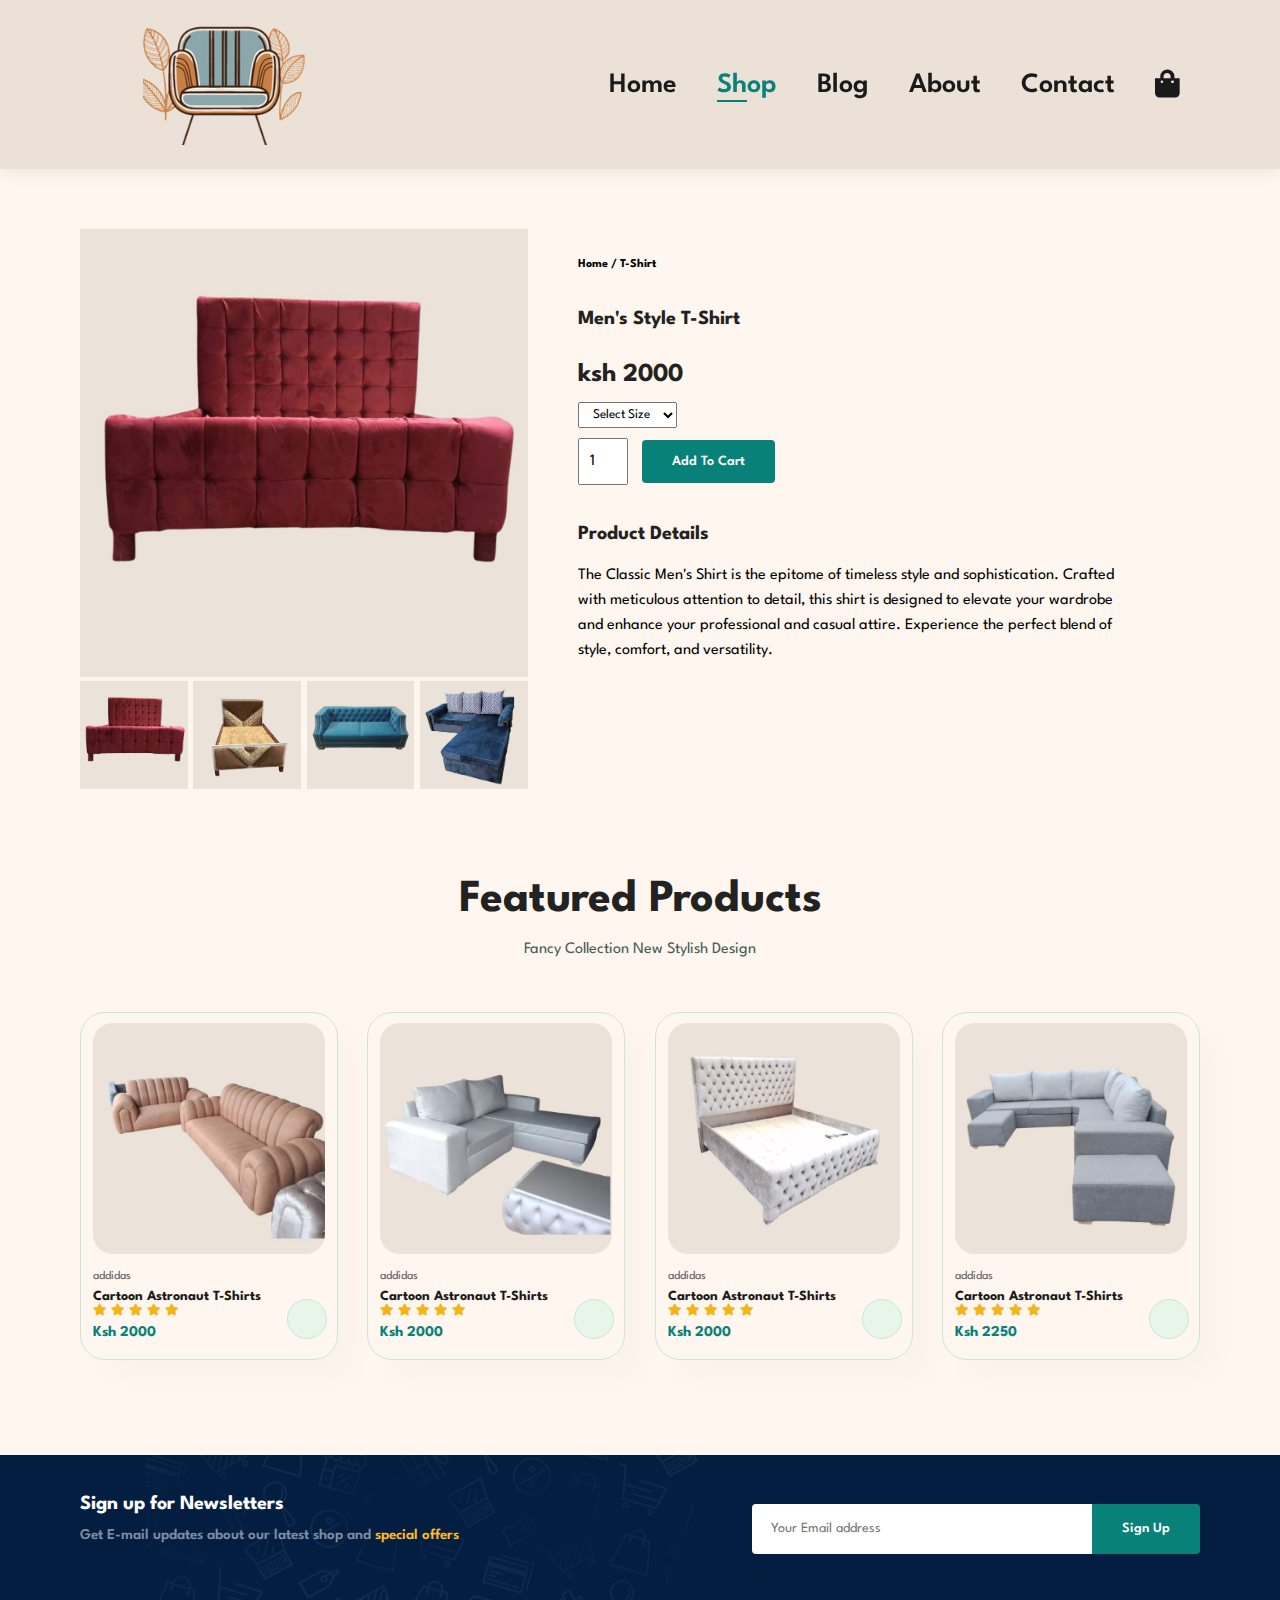
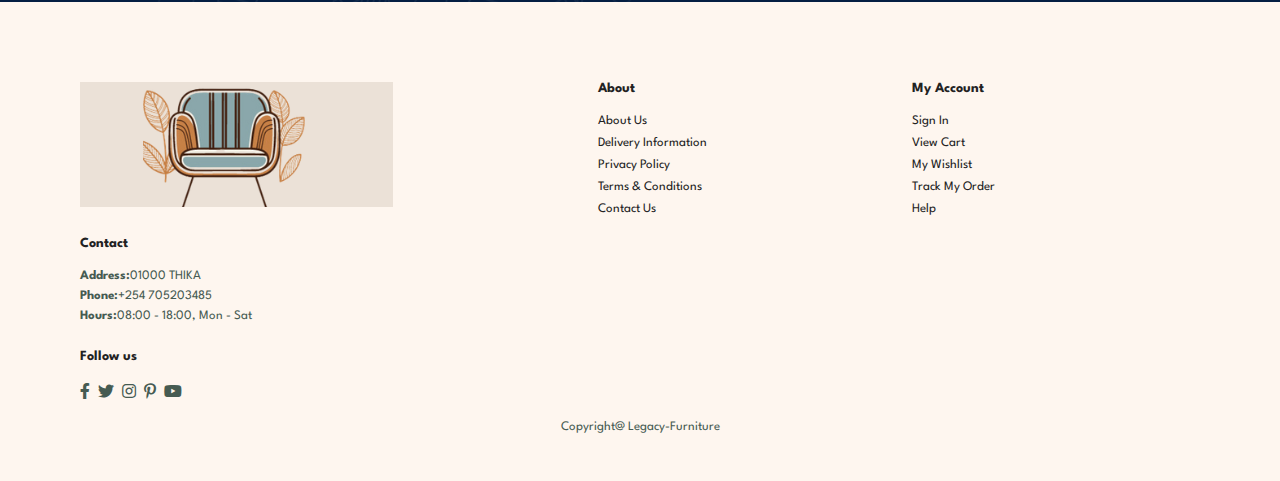
<file: sproduct.html>
<!DOCTYPE html>
<html lang="en">

    <head>
        <meta charset="UTF-8">
        <meta http-equiv="X-UA-Compatible" content="IE=edge">
        <meta name="viewport" content="width=device-width, initial-scale=1.0">
        <title>Legacy-Furniture</title>
        <link rel="stylesheet" href="https://use.fontawesome.com/releases/v5.15.4/css/all.css" />

        <link rel="stylesheet" href="style.css">
    </head>

    <body>
        <section id="header">
            <a href="#"><img src="img/logo2.png" class="logo" alt=""></a>

            <div>
                <ul id="navbar">
                    <li><a href="index.html">Home</a></li>
                    <li><a class="active" href="shop.html">Shop</a></li>
                    <li><a href="blog.html">Blog</a></li>
                    <li><a href="about.html">About</a></li>
                    <li><a href="contact.html">Contact</a></li>
                    <li id="lg-bag"><a href="cart.html"><i class="fas fa-shopping-bag"></i></a></li>
                    <a href="#" id="close"><i class="fas fa-times"></i></a>
                </ul>
            </div>
            <div id="mobile">
                <a href="cart.html"><i class="fas fa-shopping-bag"></i></a>
                <i id="bar" class="fas fa-outdent"></i>
            </div>
        </section>

        <section id="prodetails" class="section-padding1">
            <div class="single-pro-image">
                <img src="img/products/f1.jpg" width="100%" id="mainImg" alt="">

                <div class="small-img-group">
                    <div class="small-img-col">
                        <img src="img/products/f1.jpg" width="100%" class="small-img" alt="">
                    </div>
                    <div class="small-img-col">
                        <img src="img/products/f2.jpg" width="100%" class="small-img" alt="">
                    </div>
                    <div class="small-img-col">
                        <img src="img/products/f3.jpg" width="100%" class="small-img" alt="">
                    </div>
                    <div class="small-img-col">
                        <img src="img/products/f4.jpg" width="100%" class="small-img" alt="">
                    </div>
                </div>
            </div>

            <div class="single-pro-details">
                <h6>Home / T-Shirt</h6>
                <h4>Men's Style T-Shirt</h4>
                <h2>ksh 2000</h2>
                <select>
                    <option>Select Size</option>
                    <option>XL</option>
                    <option>XXL</option>
                    <option>Small</option>
                    <option>Large</option>
                </select>
                <input type="number" value="1">
                <button class="normal">Add To Cart</button>
                <h4>Product Details</h4>
                <span>The Classic Men's Shirt is the epitome of timeless style and sophistication. Crafted with meticulous attention to detail, this shirt is designed to elevate your wardrobe and enhance your professional and casual attire. Experience the perfect blend of style, comfort, and versatility.</span>
            </div>
        </section>

        <section id="product1" class="section-padding1">
            <h2>Featured Products</h2>
            <p>Fancy Collection New Stylish Design</p>
            <div class="product-container">
                <div class="pro">
                    <img src="img/products/n1.jpg" alt="firstproduct">
                    <div class="description">
                        <span>addidas</span>
                        <h5>Cartoon Astronaut T-Shirts</h5>
                        <div class="star">
                            <i class="fas fa-star"></i>
                            <i class="fas fa-star"></i>
                            <i class="fas fa-star"></i>
                            <i class="fas fa-star"></i>
                            <i class="fas fa-star"></i>  
                        </div>
                        <h4>Ksh 2000</h4>
                    </div>
                    <a href="#"><i class="fas fa-shopping-cart cart"></i></a>
                </div>
                <div class="pro">
                    <img src="img/products/n2.jpg" alt="firstproduct">
                    <div class="description">
                        <span>addidas</span>
                        <h5>Cartoon Astronaut T-Shirts</h5>
                        <div class="star">
                            <i class="fas fa-star"></i>
                            <i class="fas fa-star"></i>
                            <i class="fas fa-star"></i>
                            <i class="fas fa-star"></i>
                            <i class="fas fa-star"></i>  
                        </div>
                        <h4>Ksh 2000</h4>
                    </div>
                    <a href="#"><i class="fas fa-shopping-cart cart"></i></a>
                </div>
                <div class="pro">
                    <img src="img/products/n3.jpg" alt="firstproduct">
                    <div class="description">
                        <span>addidas</span>
                        <h5>Cartoon Astronaut T-Shirts</h5>
                        <div class="star">
                            <i class="fas fa-star"></i>
                            <i class="fas fa-star"></i>
                            <i class="fas fa-star"></i>
                            <i class="fas fa-star"></i>
                            <i class="fas fa-star"></i>  
                        </div>
                        <h4>Ksh 2000</h4>
                    </div>
                    <a href="#"><i class="fas fa-shopping-cart cart"></i></a>
                </div>
                <div class="pro">
                    <img src="img/products/n4.jpg" alt="firstproduct">
                    <div class="description">
                        <span>addidas</span>
                        <h5>Cartoon Astronaut T-Shirts</h5>
                        <div class="star">
                            <i class="fas fa-star"></i>
                            <i class="fas fa-star"></i>
                            <i class="fas fa-star"></i>
                            <i class="fas fa-star"></i>
                            <i class="fas fa-star"></i>  
                        </div>
                        <h4>Ksh 2250</h4>
                    </div>
                    <a href="#"><i class="fas fa-shopping-cart cart"></i></a>
                </div>
            </div>
        </section>


        <section id="newsletter" class="section-padding1 section-margin1">
            <div class="newstext">
                <h3>Sign up for Newsletters</h3>
                <p>Get E-mail updates about our latest shop and <span>special offers</span></p>
            </div>
            <div class="form">
                <input type="text" placeholder="Your Email address">
                <button class="normal">Sign Up</button>
            </div>

        </section>

        <footer class="section-padding1">
            <div class="col">
                <img class="logo" src="img/logo2.png" alt="logo">
                <h4>Contact</h4>
                <p><strong>Address:</strong>01000 THIKA</p>
                <p><strong>Phone:</strong>+254 705203485</p>
                <p><strong>Hours:</strong>08:00 - 18:00, Mon - Sat</p>
                <div class="follow">
                    <h4>Follow us</h4>
                    <div class="icon">
                        <i class="fab fa-facebook-f"></i>
                        <i class="fab fa-twitter"></i>
                        <i class="fab fa-instagram"></i>
                        <i class="fab fa-pinterest-p"></i>
                        <i class="fab fa-youtube"></i>
                        <i class="fab fa-"></i>
                    </div>
                </div>
            </div>
            <div class="col">
                <h4>About</h4>
                <a href="about.html">About Us</a>
                <a href="#">Delivery Information</a>
                <a href="#">Privacy Policy</a>
                <a href="#">Terms & Conditions</a>
                <a href="contact.html">Contact Us</a>
            </div>

            <div class="col">
                <h4>My Account</h4>
                <a href="#">Sign In</a>
                <a href="#">View Cart</a>
                <a href="#">My Wishlist</a>
                <a href="#">Track My Order</a>
                <a href="#">Help</a>
            </div>


            <br>
            <div class="copyright">
                <p>Copyright@ Legacy-Furniture</p>
            </div>
        </footer>
        <script>
            var mainImg = document.getElementById("mainImg");
            var smallimg = document.getElementsByClassName("small-img");

            smallimg[0].onclick = function(){
                mainImg.src = smallimg[0].src;
            } //small imagge ssource file is replaced by main img src
            smallimg[1].onclick = function(){
                mainImg.src = smallimg[1].src;
            }
            smallimg[2].onclick = function(){
                mainImg.src = smallimg[2].src;
            }
            smallimg[3].onclick = function(){
                mainImg.src = smallimg[3].src;
            }
        </script>

    
        <script src="script.js"></script>
    </body>

</html>
</file>
<file: style.css>
@import url("https://fonts.googleapis.com/css2?family=Spartan:wght@100;200;300;400;500;600;700;800;900&display=swap");
* {
  margin: 0;
  padding: 0;
  box-sizing: border-box;
  font-family: "Spartan", sans-serif;
}

html {
  scroll-behavior: smooth;
}

/* Global Styles */

h1 {
  font-size: 50px;
  line-height: 64px;
  color: #222;
}

h2 {
  font-size: 46px;
  line-height: 54px;
  color: #222;
}

h4 {
  font-size: 20px;
  color: #222;
}

h6 {
  font-weight: 700;
  font-size: 12px;
}

p {
  font-size: 16px;
  color: #465b52;
  margin: 15px 0 20px 0;
}

.section-padding1 {
  padding: 40px 80px;
}

.section-margin1 {
  margin: 40px 0;
}

button.normal {
  font-size: 14px;
  font-weight: 600;
  padding: 15px 30px;
  color: #000;
  background-color: #fff;
  border-radius: 4px;
  cursor: pointer;
  border: none;
  outline: none;
  transition: 0.2s;
}

button.white {
  font-size: 13px;
  font-weight: 600;
  padding: 11px 18px;
  color: #fff;
  background-color: transparent;
  cursor: pointer;
  border: 1px solid #fff;
  outline: none;
  transition: 0.2s;
}

body {
  width: 100%;
  background-color: #fef6ef;
}

/* header start*/
#header{
  display: flex;
  align-items: center;
  justify-content: space-between;
  padding: 20px 80px;
  background-color: #EBE1D7;
  box-shadow: 0 5px 15px rgba(0, 0, 0, 0.06);
  z-index: 999;
  position: sticky;
  top: 0;
  left: 0;
}

#navbar{
  display: flex;
  align-items: center;
  justify-content: center;
}

#navbar li{
  list-style: none;
  padding: 0 20px;
  position: relative;
}

#navbar li a{
  text-decoration: none;
  font-size: 28px;
  font-weight: 600;
  color: #1a1a1a;
  transition: 0.3s ease;
}

#navbar li a:hover,
#navbar li a.active {
  color: #088178;
}

#navbar li a.active::after,
#navbar li a:hover::after {   /*sudo element*/
  content: "";
  width: 30%;
  height: 2px;
  background: #088178;
  position: absolute;
  bottom: -4px;
  left: 20px;
}

#mobile {
  display: none;
  align-items: center;
}

#close {
  display: none;
}


/* Home page*/
#hero{
  background-image: url("img/hero4.png");
  height: 90vh;
  width: 100%;
  background-size: cover;
  background-position: top 25% right 0;
  padding: 0 80px;
  display: flex;   /*row by default -> set direction to column*/
  flex-direction: column;
  align-items: flex-start;
  justify-content: center;
}

#hero h4 {
  padding-bottom: 15px;
}
#hero h1 {
  color: #088178;
}
#hero button {
  background-image: url("img/button.png");
  background-color: transparent;
  color: #088178;
  border: 0;
  padding: 14px 80px 14px 65px;
  background-repeat: no-repeat;
  cursor: pointer;
  font-weight: 700;
  font-size: 15px;

}

#feature {
  display: flex;
  align-items: center;
  justify-content: space-between;
  flex-wrap: wrap;

}

#feature .feature-box {
  width: 180px;
  text-align: center;
  padding: 25px 15px;
  box-shadow: 20px 20px 34px rgba(0, 0, 0, 0.03);
  border: 1px solid #cce7d0;
  border-radius: 4px;
  margin: 15px 0;
}

#feature .feature-box:hover{
  box-shadow: 10px 10px 54px rgba(70, 62, 221, 0.1);
}
#feature .feature-box img{
  width: 100%;
  margin-bottom: 10px;
}

#feature .feature-box h6{
  display: inline-block;
  padding: 9px 8px 6px 8px;
  line-height: 1;
  border-radius: 4px;
  color: #088178;
  background-color: #fddde4;
}

#feature .feature-box:nth-child(2) h6 { /*2nd div in features*/
  background-color: #cdebbc;
}
#feature .feature-box:nth-child(3) h6 { /*3rd div in features*/
  background-color: #d1e8f2;
}
#feature .feature-box:nth-child(4) h6 { /*4th div in features*/
  background-color: #cdd4f8;
}
#feature .feature-box:nth-child(5) h6 { /*5th div in features*/
  background-color: #f6dbf6;
}
#feature .feature-box:nth-child(6) h6 { /*6th div in features*/
  background-color: #fff2e5;
}

#product1 {
  text-align: center;
}

#product1 .product-container{
  display: flex;
  justify-content: space-between;
  padding-top: 20px;
  flex-wrap: wrap;
}

#product1 .pro {
  width: 23%;
  min-width: 250px;
  padding: 10px 12px;
  border: 1px solid #cce7d0;
  border-radius: 25px;
  cursor: pointer;
  box-shadow: 20px 20px 30px rgba(0, 0, 0, 0.02);
  margin: 15px 0;
  transition: 0.2s ease;
  position: relative;
}

#product1 .pro:hover{
  box-shadow: 20px 20px 30px rgba(0, 0, 0, 0.06);
}


#product1 .pro img {
  width: 100%;
  border-radius: 20px;
}

#product1 .pro .description{
  text-align: start;
  padding: 10px 0;
}

#product1 .pro .description span{
  color: #606063;
  font-size: 12px;
}

#product1 .pro .description h5{
  padding-top: 7px;
  color: #1a1a1a;
  font-size: 14px;
}

#product1 .pro .description i {
  font-size: 12px;
  color: rgb(243, 181, 25);
}

#product1 .pro .description h4{
  padding-top: 7px;
  font-size: 15px;
  font-weight: 700;
  color: #088178;
}

#product1 .pro .cart{
  width: 40px;
  height: 40px;
  line-height: 40px;
  border-radius: 50px;
  background-color: #e8f6ea;
  font-weight: 500;
  color: #088178;
  border: 1px solid #cce7d0;
  position: absolute;
  bottom: 20px;
  right: 10px;
}

#banner {
  display: flex;
  flex-direction: column;
  justify-content: center;
  align-items: center;
  text-align: center;
  background-image: url(img/banner/b2.png);
  width: 100%;
  height: 40vh;
  background-size: cover;
  background-position: center;
}

#banner h4{
  color: #000;
  font-size: 18px;
}

#banner h2{
  color: #000;
  font-size: 35px;
  padding: 10px 0;
}

#banner h2 span{
  color: #ef3636;
}

#banner button:hover {
  background-color: #088178;
  color: #fff;
}

#small-banner{
  display: flex;
  justify-content: space-between;
  flex-wrap: wrap;
}

#small-banner .banner-box{
  display: flex;
  flex-direction: column;
  justify-content: center;
  align-items: flex-start;
  background-image: url(img/banner/b17.jpg);
  min-width: 730px;
  height: 50vh;
  background-size: cover;
  background-position: center;
  padding: 30px;
}

#small-banner .banner-box2{
  background-image: url(img/banner/b10.jpg);
}

#small-banner h4{
  color: #0f0f0f;
  font-size: 20px;
  font-weight: 500;
}

#small-banner h2{
  color: #0f0f0f;
  font-size: 40px;
  font-weight: 800;
}

#small-banner span{
  color: #0f;
  font-size: 15px;
  font-weight: 500;
  padding-bottom: 15px;
}

#small-banner .banner-box:hover button{
  background: #088178;
  border: 1px solid #088178;
}

#banner3{
  display: flex;
  justify-content: space-between;
  flex-wrap: wrap;
  padding: 0 80px;
}

#banner3 .banner-box{
  display: flex;
  flex-direction: column;
  justify-content: center;
  align-items: flex-start;
  background-image: url(img/banner/b7.jpg);
  min-width: 30%;
  height: 30vh;
  background-size: cover;
  background-position: center;
  padding: 20px;
  margin-bottom: 20px;
}

#banner3 .banner-box2{
  background-image: url(img/banner/b4.jpg);
}

#banner3 .banner-box3{
  background-image: url(img/banner/b18.jpg);
}

#banner3 h2{
  color: #fff;
  font-weight: 900;
  font-size: 22px;
}

#banner3 h3{
  color: #ec544e;
  font-weight: 800;
  font-size: 15px;
}

#newsletter {
  display: flex;
  justify-content: space-between;
  flex-wrap: wrap;
  align-items: center;
  background-image: url(img/banner/b14.png);
  background-repeat: no-repeat;
  background-position: 20% 30%;
  background-color: #041e42;
}

#newsletter h3 {
  font-size: 20px;
  font-weight: 700;
  color: #fff;
}

#newsletter p {
  font-size: 15px;
  font-weight: 600;
  color: #818ea0;
}

#newsletter p span{
  color: #ffbd27;
}

#newsletter .form {
  display: flex;
  width: 40%;
}

#newsletter input {
  height: 3.125rem;
  padding: 0 1.25em;
  font-size: 14px;
  width: 100%;
  border: 1px solid transparent;
  border-radius: 4px;
  outline: none;
  border-top-right-radius: 0;
  border-bottom-right-radius: 0;
}

#newsletter button {
  background-color: #088178;
  color: #fff;
  white-space: nowrap;
  border-top-left-radius: 0;
  border-bottom-left-radius: 0;
}

footer {
  display: flex;
  flex-wrap: wrap;
  justify-content: space-between;
}

footer .col{
  display: flex;
  flex-direction: column;
  align-items: flex-start;
  margin-bottom: 20px;
}

footer .logo {
  margin-bottom: 30px;
}

footer h4 {
  font-size: 14px;
  padding-bottom: 20px;
}

footer p {
  font-size: 13px;
  margin: 0 0 8px 0;
}

footer a {
  font-size: 13px;
  text-decoration: none;
  color: #222;
  margin-bottom: 10px;
}

footer .follow {
  margin-top: 20px;
}

footer .follow i {
  color: #465b52;
  padding-right: 4px;
  cursor: pointer;
}

footer .install .row img {
  border: 1px solid #088178;
  border-radius: 6px;
}

footer .install img{
  margin: 10px 0 15px 0;
}

footer .follow i:hover,
footer a:hover {
  color: #088178;
}

footer .copyright {
  width: 100%;
  text-align: center;
}



/*Shop page*/
#page-header {
  background-image: url("img/banner/b1.jpg");
  width: 100%;
  height: 40vh;
  background-size: cover;
  display: flex;
  justify-content: center;
  text-align: center;
  flex-direction: column;
  padding: 14px;
}

#page-header h2,
#page-header p {
  color: #fff;
}

#pagination{
  text-align: center;
}

#pagination a {
  text-decoration: none;
  background-color: #088178;
  padding: 15px 20px;
  border-radius: 4px;
  color: #fff;
  font-weight: 600;
}

#pagination a i{
  font-size: 16px;
  font-weight: 600;
}

/*Single product page*/

#prodetails {
  display: flex;
  margin-top: 20px;
}

#prodetails .single-pro-image {
  width: 40%;
  margin-right: 50px;
}

.small-img-group {
  display: flex;
  justify-content: space-between;
}

.small-img-col {
  flex-basis: 24%;
  cursor: pointer;
}

#prodetails .single-pro-details{
  width: 50%;
  padding-top: 30px;
}

#prodetails .single-pro-details h4 {
  padding: 40px 0 20px 0;
}

#prodetails .single-pro-details h2{
  font-size: 26px;
}
#prodetails .single-pro-details select{
  display: block;
  padding: 5px 10px;
  margin-bottom: 10px;
}
#prodetails .single-pro-details input{
  width: 50px;
  height: 47px;
  padding-left: 10px;
  font-size: 16px;
  margin-right: 10px;
}
#prodetails .single-pro-details input:focus {
  outline: none;
}

#prodetails .single-pro-details button{
  background: #088178;
  color: #fff;
}

#prodetails .single-pro-details span{
  line-height: 25px;
}


/*Blog page*/

#page-header.blog-header {
  background-image: url("img/banner/b19.jpg");
}

#blog {
  padding: 150px 150px 0 150px;
}

#blog .blog-box {
  display: flex;
  align-items: center;
  width: 100%;
  position: relative;
  padding-bottom: 90px;
}

#blog .blog-img {
  width: 50%;
  margin-right: 40px;
}

#blog img {
  width: 100%;
  height: 300px;
  object-fit: cover;
}

#blog .blog-details {
  width: 50%;
}

#blog .blog-details a{
  text-decoration: none;
  font-size: 11px;
  color: #000;
  font-weight: 700;
  position: relative;
  transition: 0.3s;
}

#blog .blog-details a::after {
  content: "";
  width: 50px;
  height: 1px;
  background-color: #000;
  position: absolute;
  top: 4px;
  right: -60px;
}

#blog .blog-details a:hover {
  color: #088178;
}

#blog .blog-details a:hover::after {
  background-color: #088178;
}

#blog .blog-box h1 {
  position: absolute;
  top: -40px;
  left: 0;
  font-size: 70px;
  font-weight: 700;
  color: #c9cbce;
  z-index: -9;
}

/* blog-modal*/
.modal{
  display: none;
  width: 500px;
  background: white;
  border: 1px solid #ccc;
  transition: 1.1s ease-in-out;
  box-shadow: -2rem 2rem 2rem rgba(0,0,0,0.2);
  filter: blur(0);
  transform: scale(1);
  opacity: 1;
  visibility: visible;
}

.modal.off{
  opacity: 0;
  display: none;
  visibility: hidden;
  filter: blur(8px);
  transform: scale(0.33);
  box-shadow: 1rem 0 0 rgba(0,0,0,0.2);
}

.modal h2{
  border-bottom: 1px solid #ccc;
  padding: 1rem;
  margin: 0;
}

.modal .content{
  padding: 1rem;
}

.modal .actions{
  border-top: 1px solid #ccc;
  background: #eee;
  padding: 0.5rem 1rem;
}

.modal .actions button{
  border: 0;
  background: #78f89f;
  border-radius: 5px;
  padding: 0.5rem 1rem;
  font-size: 0.8rem;
  line-height: 1;
}

#centered-toggle-button{
  position: absolute;
  width: 200px;
  height: 50px;
  box-shadow: -2rem 2rem 2rem rgba(0,0,0,0.2);
}


/* Active Modal */
.active-modal{
  opacity: 1;
  visibility: visible;
}




/*About page*/
#page-header.about-header{
  background-image: url(img/about/banner.png);
}

#about-head {
  display: flex;
  align-items: center;
}

#about-head img {
  width: 50%;
  height: auto;
}

#about-head div{
  padding-left: 40px;
}

#about-app{
  text-align: center;
}

#about-app .video{
  width: 70%;
  height: 100%;
  margin: 30px auto 0 auto;
}

#about-app .video video{
  width: 100%;
  height: 100%;
  border-radius: 20px;
}
/*Contact page*/
#contact-details{
  display: flex;
  align-items: center;
  justify-content: space-between;
}

#contact-details .details {
  width: 40%;
}

#contact-details .details span,
#form-details form span {
  font-size: 12px;
}

#contact-details .details h2,
#form-details form h2{
  font-size: 26px;
  line-height: 35px;
  padding: 20px 0;
}

#contact-details .details h3{
  font-size: 16px;
  padding-bottom: 15px;
}

#contact-details .details li{
  list-style: none;
  display: flex;
  padding: 10px 0;
}

#contact-details .details li i{
  font-size: 14px;
  padding-right: 22px;
}

#contact-details .details li p{
  margin: 0;
  font-size: 14px;
}

#contact-details .map{
  width: 55%;
  height: 400px;
}

#contact-details .map iframe{
  width: 100%;
  height: 100%;
}

#form-details{
  display: flex;
  justify-content: space-between;
  margin: 30px;
  padding: 80px;
  border: 1px solid #e1e1e1;
}

#form-details form{
  width: 65%;
  display: flex;
  flex-direction: column;
  align-items: flex-start;
}

#form-details form input,
#form-details form textarea {
  width: 100%;
  padding: 12px 15px;
  outline: none;
  margin-bottom: 20px;
  border: 1px solid #e1e1e1;
}

#form-details form button {
  background-color: #088178;
  color: #fff;
}

#form-details .people div{
  padding-bottom: 25px;
  display: flex;
  align-items: flex-start;
}

#form-details .people div img{
  width: 65px;
  height: 65px;
  object-fit: cover;
  margin-right: 15px;
}

#form-details .people div p{
  margin: 0;
  font-size: 13px;
  line-height: 25px;
}

#form-details .people div p span{
  display: block;
  font-size: 16px;
  font-weight: 600;
  color: #000;
}

/* Cart Page*/
#cart {
  overflow-x: auto; /*scroll table*/
}

#cart table{
  width: 100%;
  border-collapse: collapse;
  table-layout: fixed;
  white-space: nowrap;
}

#cart table img{
  width: 70px;
}

#cart table td:nth-child(1){
  width: 100px;
  text-align: center;
}
#cart table td:nth-child(2){
  width: 150px;
  text-align: center;
}
#cart table td:nth-child(3){
  width: 250px;
  text-align: center;
}
#cart table td:nth-child(4),
#cart table td:nth-child(5),
#cart table td:nth-child(6){
  width: 150px;
  text-align: center;
}

#cart table td:nth-child(5) input{
  width: 70px;
  padding: 10px 5px 10px 15px;
}

#cart table thead{
  border: 1px solid #e2e9e1;
  border-left: none;
  border-right: none;
}

#cart table thead td{
  font-weight: 700;
  text-transform: uppercase;
  font-size: 13px;
  padding: 18px 0;
}

#cart table tbody tr td {
  padding-top: 15px;
}

#cart table tbody td {
  font-size: 13px;
}

#cart-add {
  display: flex;
  flex-wrap: wrap;
  justify-content: space-between;
}

#coupon {
  width: 50%;
  margin-bottom: 30px;
}

#coupon h3,
#subtotal h3 {
  padding-bottom: 15px;
}

#coupon input{
  padding: 10px 20px;
  outline: none;
  width: 60%;
  margin-right: 10px;
  border: 1px solid #e2e9e1;
}

#coupon button,
#subtotal button {
  background-color: #088178;
  color: #fff;
  padding: 12px 20px;
}

#subtotal {
  width: 50%;
  margin-bottom: 30px;
  border: 1px solid #e2e9e1;
  padding: 30px;
}

#subtotal table{
  border-collapse: collapse;
  width: 100%;
  margin-bottom: 20px;
}

#subtotal table td{
  width: 50%;
  border: 1px solid #e2e9e1;
  padding: 10px;
  font-size: 13px;
}

/* Start Media Query (tablet size)*/

@media (max-width:799px) {
  .section-padding1 {
    padding: 40px 40px;
}
  #navbar {
    display: flex;
    flex-direction: column;
    align-items: flex-start;
    justify-content: flex-start;
    position: fixed;
    top: 0;
    right: -300px;
    height: 100vh;
    width: 300px;
    background-color: #E3E6F3;
    box-shadow: 0 40px 60px rgba(0, 0, 0, 0.01);
    padding: 80px 0 0 10px;
    transition: 0.3s;
}

#navbar.active {
  right: 0px;
}

#navbar li {
  margin-bottom: 25px;
}

#mobile {
  display: flex;
  align-items: center;
}

#mobile i {
  color: #1a1a1a;
  font-size: 24px;
  padding-left: 20px;
}

#close {
  display: initial;
  position: absolute;
  top: 30px;
  left: 30px;
  color: #222;
  font-size: 24px;
}

#lg-bag {
  display: none;
}

#hero {
  height: 70vh;
  padding: 0 80px;
  background-position: top 30% right 30%;
}

#feature {
  justify-content: center;
}
#feature .feature-box {
  margin: 15px 15px;
}
#product1 .product-container {
  justify-content: center;
}
#product1 .pro {
  margin: 15px;
}
#banner {
  height: 30vh;
}
#small-banner .banner-box {
  min-width: 100%;
  height: 30vh;
}
#banner3 {
  padding: 0 40px;
}
#banner3 .banner-box {
  width: 28%;
}
#newsletter .form {
  width: 70%;
}
/*contact page*/
#form-details{
  padding: 40px;
}
#form-details form{
  width: 50%;
}
}

/* Start Media Query (small screen size-phone)*/
@media (max-width: 477px){
  .section-padding1 {
    padding: 20px;
}
  #header {
    padding: 10px 30px;
  }
  h1 {
    font-size: 38px;
  }
  h2 {
    font-size: 32px;
  }
  #hero {
    padding: 0 20px;
    background-position: 55%;
  }
  #feature {
    justify-content: space-between;
  }
  #feature .feature-box {
    width: 155px;
    margin: 0 0 15px 0;
  }
  #product1 .product {
    width: 100%;
  }
  #banner {
    height: 40vh;
  }
  #small-banner .banner-box {
    height: 40vh;
  }
  #small-banner .banner-box2 {
    margin-top: 20px;
  }
  #banner3 {
    padding: 0 20px;
  }
  #banner3 .banner-box {
    width: 100%;
  }
  #newsletter {
    padding: 40px 20px;
  }
  #newsletter .form {
    width: 100%;
  }
  footer .copyright {
    text-align: start;
  }

  /*single product*/
  #prodetails {
    display: flex;
    flex-direction: column;
  }
  #prodetails .single-pro-image {
    width: 100%;
    margin-right: 0px;
  }
  #prodetails .single-pro-details {
    width: 100%;
  }

  /* blog page */
  #blog {
    padding: 100px 20px 0 20px;
  }

  #blog .blog-box {
    display: flex;
    flex-direction: column;
    align-items: flex-start;
  }
  #blog .blog-img {
    width: 100%;
    margin-right: 0px;
    margin-bottom: 30px;
  }
  #blog .blog-details {
    width: 100%;
  }
  /* About page*/
  #about-head {
    flex-direction: column;
  }
  #about-head img{
    width: 100%;
    margin-bottom: 20px;
  }
  #about-head div{
    padding-left: 0px;
  }
  #about-app .video{
    width: 100%;
  }
  /* contact page*/
  #contact-details{
    flex-direction: column;
  }
  #contact-details .details{
    width: 100%;
    margin-bottom: 30px;
  }
  #contact-details .map{
    width: 100%;
  }
  #form-details {
    margin: 10px;
    padding: 30px 10px;
    flex-wrap: wrap;
  }
  #form-details form{
    width: 100%;
    margin-bottom: 30px;
  }
  /*Cart page*/
  #cart-add{
    flex-direction: column;
  }
  #coupon {
    width: 100%;
  }
  #subtotal {
    width: 100%;
    padding: 20px;
  }
}
</file>
